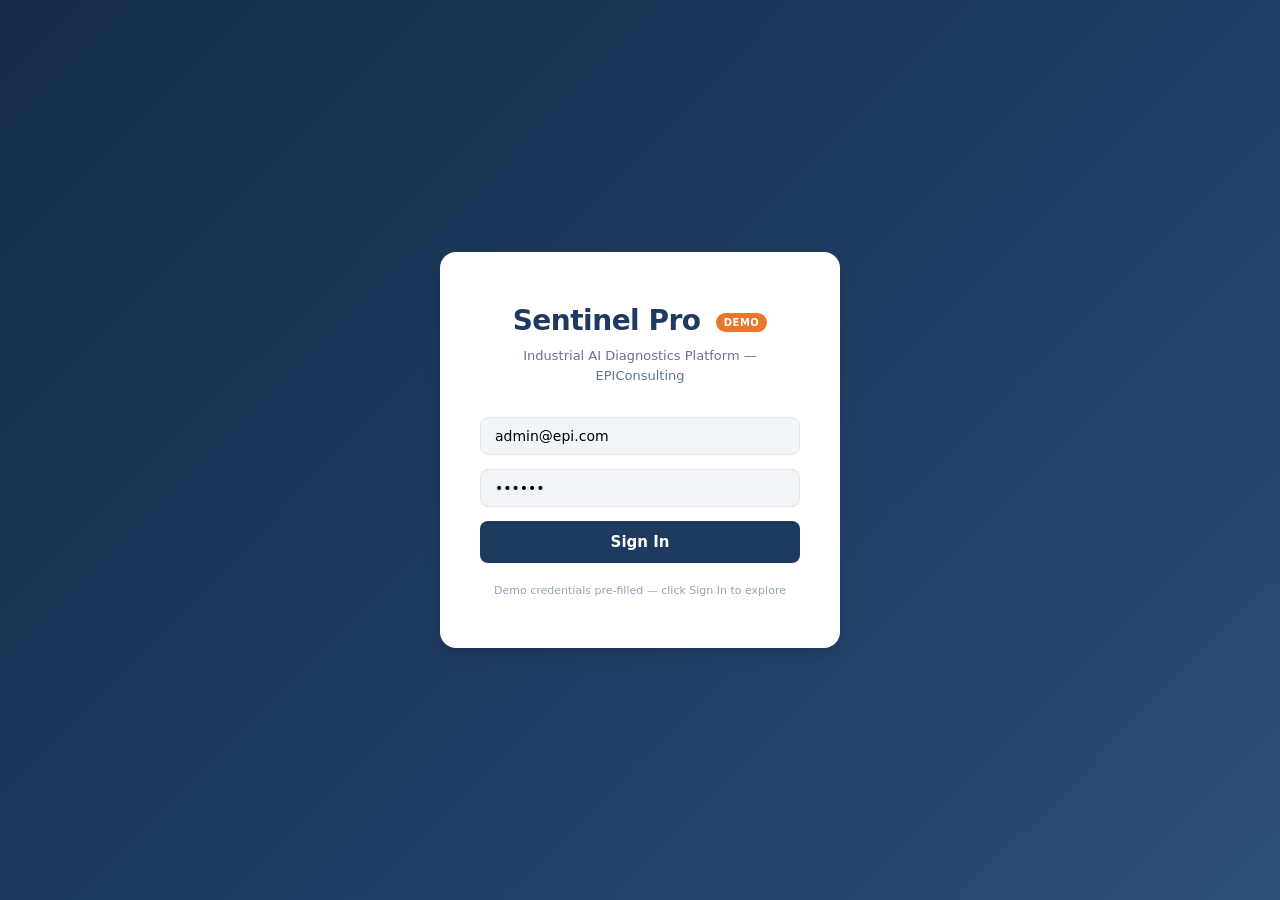
<file: index.html>
<!DOCTYPE html>
<html lang="en">
<head>
<meta charset="UTF-8">
<meta name="viewport" content="width=device-width, initial-scale=1.0">
<title>Sentinel Pro — Industrial AI Diagnostics Platform</title>
<meta name="description" content="AI-powered industrial machine diagnostics platform by EPIConsulting. Multi-vendor LLM integration, semantic memory, OPC bridge, and professional document generation.">
<style>
*{margin:0;padding:0;box-sizing:border-box}
:root{
  --navy:#1e3a5f;--navy-light:#2a4f7a;--navy-dark:#152d4a;
  --steel:#4a90b8;--steel-light:#62b4d5;
  --accent:#e8762b;--accent-light:#f2a45b;
  --bg:#f1f5f9;--card:#ffffff;--border:#e2e8f0;
  --text:#1e293b;--text-sec:#64748b;--text-light:#94a3b8;
  --green:#22c55e;--yellow:#eab308;--red:#ef4444;--cyan:#06b6d4;
  --sidebar-w:240px;--topbar-h:56px;
  --shadow:0 1px 3px rgba(0,0,0,.1),0 1px 2px rgba(0,0,0,.06);
  --shadow-lg:0 10px 15px -3px rgba(0,0,0,.1),0 4px 6px -4px rgba(0,0,0,.1);
}
body{font-family:'Inter','Segoe UI',system-ui,-apple-system,sans-serif;background:var(--bg);color:var(--text);font-size:14px;line-height:1.5;overflow:hidden;height:100vh}
a{color:var(--steel);text-decoration:none}
button{cursor:pointer;font-family:inherit;border:none;background:none;font-size:inherit}
input,select,textarea{font-family:inherit;font-size:inherit}
code,.mono{font-family:'JetBrains Mono','Fira Code','Consolas',monospace}

/* LOGIN */
#login-overlay{position:fixed;inset:0;z-index:9999;display:flex;align-items:center;justify-content:center;background:linear-gradient(135deg,var(--navy-dark) 0%,var(--navy) 50%,var(--navy-light) 100%);transition:opacity .5s,visibility .5s}
#login-overlay.hidden{opacity:0;visibility:hidden;pointer-events:none}
.login-box{background:var(--card);border-radius:16px;padding:48px 40px;width:400px;max-width:90vw;box-shadow:var(--shadow-lg);text-align:center}
.login-logo{font-size:28px;font-weight:800;color:var(--navy);margin-bottom:4px;letter-spacing:-.5px}
.login-sub{color:var(--text-sec);font-size:13px;margin-bottom:32px}
.login-field{display:block;width:100%;padding:10px 14px;border:1px solid var(--border);border-radius:8px;margin-bottom:14px;background:var(--bg);outline:none;transition:border .2s}
.login-field:focus{border-color:var(--steel)}
.login-btn{display:block;width:100%;padding:12px;background:var(--navy);color:#fff;border-radius:8px;font-weight:600;font-size:15px;transition:background .2s}
.login-btn:hover{background:var(--navy-light)}
.login-hint{margin-top:20px;font-size:11px;color:var(--text-light)}
.login-badge{display:inline-block;background:var(--accent);color:#fff;font-size:10px;font-weight:700;padding:2px 8px;border-radius:99px;margin-left:6px;vertical-align:middle;letter-spacing:.5px}

/* LAYOUT */
#app{display:flex;height:100vh;opacity:0;transition:opacity .4s}
#app.visible{opacity:1}
#sidebar{width:var(--sidebar-w);background:var(--navy);color:#fff;display:flex;flex-direction:column;flex-shrink:0;overflow-y:auto;z-index:100}
.sb-brand{padding:20px 18px 16px;border-bottom:1px solid rgba(255,255,255,.1)}
.sb-brand-name{font-size:20px;font-weight:800;letter-spacing:-.3px}
.sb-brand-tag{font-size:10px;color:rgba(255,255,255,.5);letter-spacing:1px;text-transform:uppercase;margin-top:2px}
.sb-machine-sel{margin:12px 14px;padding:8px 10px;background:rgba(255,255,255,.08);border:1px solid rgba(255,255,255,.15);border-radius:8px;color:#fff;font-size:12px;width:calc(100% - 28px);outline:none}
.sb-machine-sel option{color:var(--text);background:var(--card)}
.sb-nav{flex:1;padding:8px 10px}
.sb-section{font-size:10px;color:rgba(255,255,255,.35);letter-spacing:1.2px;text-transform:uppercase;padding:14px 8px 6px;font-weight:600}
.sb-item{display:flex;align-items:center;gap:10px;padding:9px 12px;border-radius:8px;color:rgba(255,255,255,.7);font-size:13px;font-weight:500;cursor:pointer;transition:all .15s;position:relative}
.sb-item:hover{background:rgba(255,255,255,.08);color:#fff}
.sb-item.active{background:rgba(255,255,255,.15);color:#fff}
.sb-item.active::before{content:'';position:absolute;left:0;top:50%;transform:translateY(-50%);width:3px;height:20px;background:var(--accent);border-radius:0 3px 3px 0}
.sb-icon{width:18px;height:18px;opacity:.7;flex-shrink:0}
.sb-item.active .sb-icon{opacity:1}
.sb-badge{margin-left:auto;background:var(--accent);color:#fff;font-size:10px;font-weight:700;padding:1px 7px;border-radius:99px}
.sb-footer{padding:16px 18px;border-top:1px solid rgba(255,255,255,.1);font-size:11px;color:rgba(255,255,255,.35)}
.sb-footer span{color:rgba(255,255,255,.55)}

/* MAIN */
#main{flex:1;display:flex;flex-direction:column;overflow:hidden}
#topbar{height:var(--topbar-h);background:var(--card);border-bottom:1px solid var(--border);display:flex;align-items:center;padding:0 24px;gap:16px;flex-shrink:0}
.tb-title{font-size:18px;font-weight:700;color:var(--navy)}
.tb-spacer{flex:1}
.tb-machine{font-size:12px;color:var(--text-sec);background:var(--bg);padding:6px 12px;border-radius:6px;display:flex;align-items:center;gap:6px}
.tb-dot{width:7px;height:7px;border-radius:50%;background:var(--green);display:inline-block}
.tb-user{display:flex;align-items:center;gap:8px}
.tb-avatar{width:32px;height:32px;border-radius:50%;background:var(--navy);color:#fff;display:flex;align-items:center;justify-content:center;font-size:12px;font-weight:700}
.tb-name{font-size:13px;font-weight:600}
.tb-role{font-size:10px;color:var(--text-light);text-transform:uppercase;letter-spacing:.5px}
#content{flex:1;overflow-y:auto;padding:24px}

/* SCREENS */
.screen{display:none}
.screen.active{display:block}

/* CARDS & COMPONENTS */
.card{background:var(--card);border:1px solid var(--border);border-radius:12px;padding:20px;box-shadow:var(--shadow)}
.card-sm{padding:16px}
.stats-grid{display:grid;grid-template-columns:repeat(4,1fr);gap:16px;margin-bottom:24px}
.stat-card{background:var(--card);border:1px solid var(--border);border-radius:12px;padding:16px 20px;box-shadow:var(--shadow)}
.stat-val{font-size:28px;font-weight:800;color:var(--navy)}
.stat-label{font-size:12px;color:var(--text-sec);margin-top:2px}
.stat-icon{float:right;width:40px;height:40px;border-radius:10px;display:flex;align-items:center;justify-content:center;font-size:18px}
.stat-icon.navy{background:rgba(30,58,95,.1);color:var(--navy)}
.stat-icon.steel{background:rgba(74,144,184,.1);color:var(--steel)}
.stat-icon.accent{background:rgba(232,118,43,.1);color:var(--accent)}
.stat-icon.green{background:rgba(34,197,94,.1);color:var(--green)}

.section-title{font-size:16px;font-weight:700;color:var(--navy);margin-bottom:16px;display:flex;align-items:center;gap:8px}
.section-title .count{font-size:12px;color:var(--text-light);font-weight:500}

/* MACHINE GRID */
.machine-grid{display:grid;grid-template-columns:repeat(auto-fill,minmax(220px,1fr));gap:16px}
.m-card{background:var(--card);border:1px solid var(--border);border-radius:12px;padding:18px;box-shadow:var(--shadow);cursor:pointer;transition:all .2s}
.m-card:hover{border-color:var(--steel);box-shadow:var(--shadow-lg);transform:translateY(-2px)}
.m-header{display:flex;align-items:center;gap:10px;margin-bottom:12px}
.m-icon{width:36px;height:36px;border-radius:8px;background:linear-gradient(135deg,var(--navy),var(--navy-light));color:#fff;display:flex;align-items:center;justify-content:center;font-size:14px;font-weight:800}
.m-name{font-weight:700;font-size:14px}
.m-type{font-size:11px;color:var(--text-sec)}
.m-status{display:flex;align-items:center;gap:5px;font-size:11px;margin-bottom:10px}
.m-status-dot{width:6px;height:6px;border-radius:50%;animation:pulse 2s infinite}
@keyframes pulse{0%,100%{opacity:1}50%{opacity:.4}}
.m-stats{display:grid;grid-template-columns:1fr 1fr;gap:8px;font-size:11px;color:var(--text-sec)}
.m-stat-val{font-weight:700;color:var(--text);font-size:13px}
.m-progress{height:4px;background:var(--bg);border-radius:2px;overflow:hidden;margin-top:4px}
.m-progress-bar{height:100%;border-radius:2px;transition:width 1s ease}

/* ACTIVITY FEED */
.activity-wrap{display:grid;grid-template-columns:2fr 1fr;gap:20px}
.feed-item{display:flex;gap:12px;padding:12px 0;border-bottom:1px solid var(--border)}
.feed-item:last-child{border-bottom:none}
.feed-dot{width:8px;height:8px;border-radius:50%;margin-top:5px;flex-shrink:0}
.feed-text{font-size:13px}.feed-time{font-size:11px;color:var(--text-light);margin-top:2px}
.sys-item{display:flex;align-items:center;gap:10px;padding:10px 0;border-bottom:1px solid var(--border);font-size:13px}
.sys-item:last-child{border-bottom:none}
.sys-dot{width:8px;height:8px;border-radius:50%;flex-shrink:0}

/* DOCUMENTS TABLE */
.doc-filters{display:flex;gap:10px;margin-bottom:16px;flex-wrap:wrap;align-items:center}
.doc-search{padding:8px 12px;border:1px solid var(--border);border-radius:8px;background:var(--bg);width:260px;outline:none}
.doc-search:focus{border-color:var(--steel)}
.filter-chip{padding:5px 12px;border:1px solid var(--border);border-radius:99px;font-size:12px;color:var(--text-sec);cursor:pointer;transition:all .15s;background:var(--card)}
.filter-chip:hover,.filter-chip.active{background:var(--navy);color:#fff;border-color:var(--navy)}
.doc-table{width:100%;border-collapse:separate;border-spacing:0}
.doc-table th{text-align:left;padding:10px 14px;font-size:11px;text-transform:uppercase;letter-spacing:.5px;color:var(--text-light);border-bottom:2px solid var(--border);font-weight:600}
.doc-table td{padding:10px 14px;border-bottom:1px solid var(--border);font-size:13px}
.doc-table tr:hover td{background:rgba(74,144,184,.03)}
.doc-type{display:inline-block;padding:2px 8px;border-radius:4px;font-size:10px;font-weight:600;letter-spacing:.3px}
.doc-type.plc{background:#dbeafe;color:#1d4ed8}.doc-type.manual{background:#fef3c7;color:#92400e}
.doc-type.schematic{background:#d1fae5;color:#065f46}.doc-type.drive{background:#ede9fe;color:#5b21b6}
.doc-type.hmi{background:#fce7f3;color:#9d174d}.doc-type.tag{background:#e0e7ff;color:#3730a3}
.idx-badge{padding:2px 8px;border-radius:99px;font-size:10px;font-weight:600}
.idx-badge.yes{background:#dcfce7;color:#166534}.idx-badge.no{background:#fee2e2;color:#991b1b}

/* DIAGNOSTICS */
.diag-layout{display:grid;grid-template-columns:1fr 380px;gap:0;height:calc(100vh - var(--topbar-h) - 48px);margin:-24px}
.chat-panel{display:flex;flex-direction:column;border-right:1px solid var(--border)}
.chat-header{padding:14px 20px;border-bottom:1px solid var(--border);background:var(--card);display:flex;align-items:center;gap:12px}
.chat-header select{padding:6px 10px;border:1px solid var(--border);border-radius:6px;font-size:12px;background:var(--bg)}
.chat-messages{flex:1;overflow-y:auto;padding:20px;display:flex;flex-direction:column;gap:16px;background:var(--bg)}
.msg{max-width:85%;display:flex;flex-direction:column;gap:4px}
.msg.user{align-self:flex-end}.msg.ai{align-self:flex-start}
.msg-bubble{padding:12px 16px;border-radius:12px;font-size:13px;line-height:1.6}
.msg.user .msg-bubble{background:var(--navy);color:#fff;border-bottom-right-radius:4px}
.msg.ai .msg-bubble{background:var(--card);border:1px solid var(--border);border-bottom-left-radius:4px;box-shadow:var(--shadow)}
.msg-meta{font-size:10px;color:var(--text-light);display:flex;gap:8px;align-items:center}
.msg-source{font-size:11px;color:var(--steel);background:rgba(74,144,184,.08);padding:4px 10px;border-radius:6px;margin-top:4px;display:inline-block}
.chat-input{padding:16px 20px;background:var(--card);border-top:1px solid var(--border);display:flex;gap:10px;align-items:center}
.chat-input input{flex:1;padding:10px 14px;border:1px solid var(--border);border-radius:8px;outline:none;background:var(--bg)}
.chat-input input:focus{border-color:var(--steel)}
.chat-send{padding:10px 20px;background:var(--navy);color:#fff;border-radius:8px;font-weight:600;font-size:13px;transition:background .2s}
.chat-send:hover{background:var(--navy-light)}
.chat-typing{display:flex;gap:4px;padding:8px 16px}
.chat-typing span{width:6px;height:6px;border-radius:50%;background:var(--text-light);animation:typing 1.4s infinite}
.chat-typing span:nth-child(2){animation-delay:.2s}
.chat-typing span:nth-child(3){animation-delay:.4s}
@keyframes typing{0%,60%,100%{transform:translateY(0);opacity:.3}30%{transform:translateY(-6px);opacity:1}}

/* OPC PANEL */
.opc-panel{display:flex;flex-direction:column;background:var(--card)}
.opc-header{padding:14px 16px;border-bottom:1px solid var(--border);display:flex;align-items:center;gap:8px}
.opc-header-title{font-weight:700;font-size:14px;color:var(--navy)}
.opc-status{margin-left:auto;font-size:11px;display:flex;align-items:center;gap:5px}
.opc-content{flex:1;overflow-y:auto;padding:12px}
.opc-section{margin-bottom:16px}
.opc-section-title{font-size:11px;font-weight:600;color:var(--text-sec);text-transform:uppercase;letter-spacing:.5px;margin-bottom:8px}
.opc-tag{display:flex;justify-content:space-between;align-items:center;padding:8px 10px;border:1px solid var(--border);border-radius:6px;margin-bottom:6px;font-size:12px;background:var(--bg)}
.opc-tag-name{font-weight:600;color:var(--navy)}
.opc-tag-val{font-family:'JetBrains Mono',monospace;font-weight:700;font-size:13px}
.opc-tag-val.high{color:var(--red)}.opc-tag-val.warn{color:var(--yellow)}.opc-tag-val.ok{color:var(--green)}
.opc-chart{width:100%;height:100px;background:var(--bg);border:1px solid var(--border);border-radius:6px;margin-top:8px}

/* MEMORY DASHBOARD */
.mem-grid{display:grid;grid-template-columns:1fr 1fr;gap:16px}
.mem-overview{display:grid;grid-template-columns:repeat(3,1fr);gap:16px;margin-bottom:24px}
.mem-ring-wrap{text-align:center}
.mem-ring{width:100px;height:100px;margin:0 auto 8px}
.mem-ring-label{font-size:12px;color:var(--text-sec)}
.mem-ring-val{font-size:24px;font-weight:800;color:var(--navy)}
.mem-machine{border-left:3px solid var(--steel);padding-left:14px;margin-bottom:14px}
.mem-machine-name{font-weight:700;font-size:13px;margin-bottom:4px}
.mem-machine-stats{display:flex;gap:16px;font-size:11px;color:var(--text-sec)}
.health-item{display:flex;align-items:center;justify-content:space-between;padding:10px 0;border-bottom:1px solid var(--border);font-size:13px}
.health-item:last-child{border-bottom:none}
.health-badge{padding:3px 10px;border-radius:99px;font-size:11px;font-weight:600}
.health-badge.ok{background:#dcfce7;color:#166534}.health-badge.warn{background:#fef9c3;color:#854d0e}
.health-badge.err{background:#fee2e2;color:#991b1b}

/* SETTINGS */
.provider-grid{display:grid;grid-template-columns:1fr 1fr;gap:16px}
.prov-card{border-radius:12px;border:1px solid var(--border);padding:20px;background:var(--card);box-shadow:var(--shadow);position:relative}
.prov-card.default{border-color:var(--green);box-shadow:0 0 0 1px var(--green),var(--shadow)}
.prov-default{position:absolute;top:12px;right:12px;background:var(--green);color:#fff;font-size:9px;font-weight:700;padding:2px 8px;border-radius:99px;letter-spacing:.5px}
.prov-logo{width:40px;height:40px;border-radius:10px;display:flex;align-items:center;justify-content:center;font-size:20px;font-weight:800;margin-bottom:12px}
.prov-name{font-weight:700;font-size:15px;margin-bottom:2px}
.prov-desc{font-size:12px;color:var(--text-sec);margin-bottom:14px}
.prov-field{position:relative;margin-bottom:10px}
.prov-field label{font-size:11px;color:var(--text-sec);display:block;margin-bottom:4px;font-weight:500}
.prov-field input{width:100%;padding:8px 10px;border:1px solid var(--border);border-radius:6px;font-size:12px;background:var(--bg);font-family:'JetBrains Mono',monospace}
.prov-status{display:flex;align-items:center;gap:6px;font-size:12px;margin-top:8px}
.prov-actions{display:flex;gap:8px;margin-top:12px}
.btn{padding:7px 16px;border-radius:6px;font-size:12px;font-weight:600;transition:all .15s}
.btn-primary{background:var(--navy);color:#fff}.btn-primary:hover{background:var(--navy-light)}
.btn-secondary{background:var(--bg);color:var(--text);border:1px solid var(--border)}.btn-secondary:hover{background:var(--border)}
.btn-accent{background:var(--accent);color:#fff}.btn-accent:hover{background:var(--accent-light)}

/* REPORTS */
.rpt-types{display:grid;grid-template-columns:repeat(3,1fr);gap:14px;margin-bottom:24px}
.rpt-type{border:1px solid var(--border);border-radius:10px;padding:16px;background:var(--card);cursor:pointer;transition:all .2s;text-align:center}
.rpt-type:hover{border-color:var(--steel);box-shadow:var(--shadow)}
.rpt-type.selected{border-color:var(--navy);background:rgba(30,58,95,.03);box-shadow:0 0 0 1px var(--navy)}
.rpt-type-icon{font-size:28px;margin-bottom:8px}
.rpt-type-name{font-weight:700;font-size:13px;margin-bottom:2px}
.rpt-type-desc{font-size:11px;color:var(--text-sec)}

/* POPUP/MODAL */
#overlay{position:fixed;inset:0;background:rgba(0,0,0,.4);z-index:500;display:none;align-items:center;justify-content:center;backdrop-filter:blur(2px)}
#overlay.show{display:flex}
#popup{background:var(--card);border-radius:16px;padding:28px;width:480px;max-width:90vw;max-height:80vh;overflow-y:auto;box-shadow:var(--shadow-lg)}
.popup-title{font-size:18px;font-weight:700;color:var(--navy);margin-bottom:16px;display:flex;align-items:center;gap:10px}
.popup-close{margin-left:auto;width:28px;height:28px;border-radius:6px;display:flex;align-items:center;justify-content:center;font-size:16px;cursor:pointer;color:var(--text-sec)}
.popup-close:hover{background:var(--bg)}

/* UTILITY */
.flex{display:flex}.items-center{align-items:center}.gap-2{gap:8px}.gap-3{gap:12px}.gap-4{gap:16px}
.justify-between{justify-content:space-between}.flex-1{flex:1}
.text-sm{font-size:13px}.text-xs{font-size:11px}.text-sec{color:var(--text-sec)}.text-light{color:var(--text-light)}
.font-bold{font-weight:700}.font-semi{font-weight:600}
.mb-2{margin-bottom:8px}.mb-4{margin-bottom:16px}.mb-6{margin-bottom:24px}
.mt-2{margin-top:8px}.mt-4{margin-top:16px}
.w-full{width:100%}
.tag{display:inline-block;padding:2px 8px;border-radius:4px;font-size:10px;font-weight:600}
.demo-banner{background:linear-gradient(90deg,var(--accent),#d35400);color:#fff;text-align:center;padding:6px;font-size:11px;font-weight:600;letter-spacing:.5px}

/* Scrollbar */
::-webkit-scrollbar{width:6px}::-webkit-scrollbar-track{background:transparent}::-webkit-scrollbar-thumb{background:var(--border);border-radius:3px}::-webkit-scrollbar-thumb:hover{background:var(--text-light)}

/* SVG icons fill */
.sb-icon svg{width:18px;height:18px;fill:currentColor}
</style>
</head>
<body>

<!-- ==================== LOGIN ==================== -->
<div id="login-overlay">
  <div class="login-box">
    <div class="login-logo">Sentinel Pro <span class="login-badge">DEMO</span></div>
    <div class="login-sub">Industrial AI Diagnostics Platform — EPIConsulting</div>
    <input class="login-field" type="email" id="login-email" value="admin@epi.com" placeholder="Email">
    <input class="login-field" type="password" id="login-pass" value="••••••" placeholder="Password">
    <button class="login-btn" onclick="doLogin()">Sign In</button>
    <div class="login-hint">Demo credentials pre-filled — click Sign In to explore</div>
  </div>
</div>

<!-- ==================== APP SHELL ==================== -->
<div id="app">
  <div class="demo-banner">INTERACTIVE DEMO — Simulated data for demonstration purposes</div>

  <div style="display:flex;flex:1;overflow:hidden">
  <!-- SIDEBAR -->
  <nav id="sidebar">
    <div class="sb-brand">
      <div class="sb-brand-name">Sentinel Pro</div>
      <div class="sb-brand-tag">EPIConsulting NC</div>
    </div>
    <select class="sb-machine-sel" id="machine-sel" onchange="selectMachine(this.value)">
      <option value="all">All Machines</option>
      <option value="xp1">Cross Ply XP1</option>
      <option value="xp2">Cross Ply XP2</option>
      <option value="xp3">Cross Ply XP3</option>
      <option value="xp4">Cross Ply XP4</option>
      <option value="xp5">Cross Ply XP5</option>
    </select>
    <div class="sb-nav">
      <div class="sb-section">Main</div>
      <div class="sb-item active" onclick="nav('dashboard')" id="nav-dashboard">
        <div class="sb-icon"><svg viewBox="0 0 24 24"><path d="M3 13h8V3H3v10zm0 8h8v-6H3v6zm10 0h8V11h-8v10zm0-18v6h8V3h-8z"/></svg></div>
        Dashboard
      </div>
      <div class="sb-item" onclick="nav('machines')" id="nav-machines">
        <div class="sb-icon"><svg viewBox="0 0 24 24"><path d="M20 18c1.1 0 1.99-.9 1.99-2L22 6c0-1.1-.9-2-2-2H4c-1.1 0-2 .9-2 2v10c0 1.1.9 2 2 2H0v2h24v-2h-4zM4 6h16v10H4V6z"/></svg></div>
        Machines
      </div>
      <div class="sb-item" onclick="nav('documents')" id="nav-documents">
        <div class="sb-icon"><svg viewBox="0 0 24 24"><path d="M14 2H6c-1.1 0-2 .9-2 2v16c0 1.1.9 2 2 2h12c1.1 0 2-.9 2-2V8l-6-6zm4 18H6V4h7v5h5v11z"/></svg></div>
        Documents
      </div>
      <div class="sb-item" onclick="nav('diagnostics')" id="nav-diagnostics">
        <div class="sb-icon"><svg viewBox="0 0 24 24"><path d="M20 2H4c-1.1 0-2 .9-2 2v18l4-4h14c1.1 0 2-.9 2-2V4c0-1.1-.9-2-2-2zm0 14H6l-2 2V4h16v12z"/></svg></div>
        Diagnostics
        <span class="sb-badge">AI</span>
      </div>

      <div class="sb-section">Intelligence</div>
      <div class="sb-item" onclick="nav('memory')" id="nav-memory">
        <div class="sb-icon"><svg viewBox="0 0 24 24"><path d="M12 2C6.48 2 2 6.48 2 12s4.48 10 10 10 10-4.48 10-10S17.52 2 12 2zm-2 15l-5-5 1.41-1.41L10 14.17l7.59-7.59L19 8l-9 9z"/></svg></div>
        Memory
      </div>
      <div class="sb-item" onclick="nav('reports')" id="nav-reports">
        <div class="sb-icon"><svg viewBox="0 0 24 24"><path d="M19 3H5c-1.1 0-2 .9-2 2v14c0 1.1.9 2 2 2h14c1.1 0 2-.9 2-2V5c0-1.1-.9-2-2-2zm-5 14H7v-2h7v2zm3-4H7v-2h10v2zm0-4H7V7h10v2z"/></svg></div>
        Reports
      </div>

      <div class="sb-section">Admin</div>
      <div class="sb-item" onclick="nav('settings')" id="nav-settings">
        <div class="sb-icon"><svg viewBox="0 0 24 24"><path d="M19.14 12.94c.04-.3.06-.61.06-.94 0-.32-.02-.64-.07-.94l2.03-1.58a.49.49 0 00.12-.61l-1.92-3.32a.49.49 0 00-.59-.22l-2.39.96c-.5-.38-1.03-.7-1.62-.94l-.36-2.54a.484.484 0 00-.48-.41h-3.84c-.24 0-.43.17-.47.41l-.36 2.54c-.59.24-1.13.57-1.62.94l-2.39-.96c-.22-.08-.47 0-.59.22L2.74 8.87c-.12.21-.08.47.12.61l2.03 1.58c-.05.3-.07.62-.07.94s.02.64.07.94l-2.03 1.58a.49.49 0 00-.12.61l1.92 3.32c.12.22.37.29.59.22l2.39-.96c.5.38 1.03.7 1.62.94l.36 2.54c.05.24.24.41.48.41h3.84c.24 0 .44-.17.47-.41l.36-2.54c.59-.24 1.13-.56 1.62-.94l2.39.96c.22.08.47 0 .59-.22l1.92-3.32c.12-.22.07-.47-.12-.61l-2.01-1.58zM12 15.6c-1.98 0-3.6-1.62-3.6-3.6s1.62-3.6 3.6-3.6 3.6 1.62 3.6 3.6-1.62 3.6-3.6 3.6z"/></svg></div>
        Settings
      </div>
    </div>
    <div class="sb-footer">
      <span>v0.1.0</span> · EPIConsulting LLC
    </div>
  </nav>

  <!-- MAIN AREA -->
  <div id="main">
    <div id="topbar">
      <div class="tb-title" id="page-title">Dashboard</div>
      <div class="tb-spacer"></div>
      <div class="tb-machine"><span class="tb-dot"></span> <span id="tb-machine-label">All Machines</span></div>
      <div class="tb-user">
        <div class="tb-avatar">PA</div>
        <div><div class="tb-name">Plant Admin</div><div class="tb-role">Administrator</div></div>
      </div>
    </div>
    <div id="content">

<!-- ==================== DASHBOARD ==================== -->
<div class="screen active" id="screen-dashboard">
  <div class="stats-grid">
    <div class="stat-card"><div class="stat-icon navy">&#9881;</div><div class="stat-val" id="s-machines">5</div><div class="stat-label">Active Machines</div></div>
    <div class="stat-card"><div class="stat-icon steel">&#128196;</div><div class="stat-val" id="s-docs">1,247</div><div class="stat-label">Documents Indexed</div></div>
    <div class="stat-card"><div class="stat-icon accent">&#128172;</div><div class="stat-val" id="s-sessions">89</div><div class="stat-label">Diagnostic Sessions</div></div>
    <div class="stat-card"><div class="stat-icon green">&#9989;</div><div class="stat-val" id="s-health">94%</div><div class="stat-label">Memory Health</div></div>
  </div>

  <div class="section-title">Machine Fleet <span class="count">(5 machines)</span></div>
  <div class="machine-grid mb-6" id="machine-fleet"></div>

  <div class="activity-wrap">
    <div class="card">
      <div class="section-title">Recent Activity</div>
      <div id="activity-feed"></div>
    </div>
    <div class="card">
      <div class="section-title">System Status</div>
      <div id="system-status"></div>
    </div>
  </div>
</div>

<!-- ==================== MACHINES ==================== -->
<div class="screen" id="screen-machines">
  <div class="flex items-center justify-between mb-4">
    <div class="section-title" style="margin:0">Machine Management</div>
    <button class="btn btn-primary" onclick="showPopup('add-machine')">+ Add Machine</button>
  </div>
  <div class="doc-filters mb-4">
    <input class="doc-search" placeholder="Search machines..." oninput="filterMachines(this.value)">
    <div class="filter-chip active" onclick="filterMachineStatus(this,'all')">All</div>
    <div class="filter-chip" onclick="filterMachineStatus(this,'online')">Online</div>
    <div class="filter-chip" onclick="filterMachineStatus(this,'warning')">Warning</div>
    <div class="filter-chip" onclick="filterMachineStatus(this,'maintenance')">Maintenance</div>
  </div>
  <div class="machine-grid" id="machines-full-grid"></div>
</div>

<!-- ==================== DOCUMENTS ==================== -->
<div class="screen" id="screen-documents">
  <div class="flex items-center justify-between mb-4">
    <div class="section-title" style="margin:0">Document Repository <span class="count" id="doc-count">(1,247 files)</span></div>
    <div class="flex gap-2">
      <button class="btn btn-secondary" onclick="showPopup('upload')">&#8593; Upload</button>
      <button class="btn btn-primary">+ New Text Doc</button>
    </div>
  </div>
  <div class="doc-filters">
    <input class="doc-search" placeholder="Search documents..." id="doc-search-input">
    <div class="filter-chip active" data-cat="all">All</div>
    <div class="filter-chip" data-cat="plc">PLC Code</div>
    <div class="filter-chip" data-cat="manual">Manuals</div>
    <div class="filter-chip" data-cat="schematic">Schematics</div>
    <div class="filter-chip" data-cat="drive">Drives</div>
    <div class="filter-chip" data-cat="hmi">HMI</div>
    <div class="filter-chip" data-cat="tag">Tags</div>
  </div>
  <div class="card" style="padding:0;overflow:hidden">
    <table class="doc-table" id="doc-table">
      <thead><tr><th>Name</th><th>Machine</th><th>Type</th><th>Size</th><th>Indexed</th><th>Modified</th></tr></thead>
      <tbody id="doc-tbody"></tbody>
    </table>
  </div>
</div>

<!-- ==================== DIAGNOSTICS ==================== -->
<div class="screen" id="screen-diagnostics">
  <div class="diag-layout">
    <!-- Chat Panel -->
    <div class="chat-panel">
      <div class="chat-header">
        <select id="diag-machine" style="min-width:140px">
          <option>Cross Ply XP1</option><option>Cross Ply XP2</option><option>Cross Ply XP3</option>
          <option>Cross Ply XP4</option><option selected>Cross Ply XP5</option>
        </select>
        <select id="diag-provider">
          <option>Anthropic Claude</option><option>OpenAI GPT-4</option><option>xAI Grok</option><option>Google Gemini</option>
        </select>
        <div class="tb-spacer"></div>
        <span class="text-xs text-sec">Session #47</span>
      </div>
      <div class="chat-messages" id="chat-messages"></div>
      <div class="chat-input">
        <input type="text" id="chat-input" placeholder="Ask about machine diagnostics..." onkeydown="if(event.key==='Enter')sendChat()">
        <button class="chat-send" onclick="sendChat()">Send</button>
      </div>
    </div>
    <!-- OPC Panel -->
    <div class="opc-panel">
      <div class="opc-header">
        <div class="opc-header-title">OPC Bridge Monitor</div>
        <div class="opc-status"><span class="tb-dot" style="background:var(--green)"></span> <span style="color:var(--green);font-weight:600">CONNECTED</span></div>
      </div>
      <div class="opc-content" id="opc-content"></div>
    </div>
  </div>
</div>

<!-- ==================== MEMORY ==================== -->
<div class="screen" id="screen-memory">
  <div class="flex items-center justify-between mb-4">
    <div class="section-title" style="margin:0">Memory Dashboard</div>
    <div class="flex gap-2">
      <button class="btn btn-secondary" onclick="showPopup('search')">&#128269; Semantic Search</button>
      <button class="btn btn-primary">&#8635; Reindex All</button>
    </div>
  </div>

  <div class="mem-overview">
    <div class="card card-sm mem-ring-wrap">
      <canvas id="ring-health" width="100" height="100" class="mem-ring"></canvas>
      <div class="mem-ring-val">94%</div>
      <div class="mem-ring-label">System Health</div>
    </div>
    <div class="card card-sm mem-ring-wrap">
      <canvas id="ring-coverage" width="100" height="100" class="mem-ring"></canvas>
      <div class="mem-ring-val">87%</div>
      <div class="mem-ring-label">Data Coverage</div>
    </div>
    <div class="card card-sm mem-ring-wrap">
      <canvas id="ring-indexed" width="100" height="100" class="mem-ring"></canvas>
      <div class="mem-ring-val">42.6K</div>
      <div class="mem-ring-label">Total Chunks</div>
    </div>
  </div>

  <div class="mem-grid">
    <div class="card">
      <div class="section-title">Machine Memory</div>
      <div id="mem-machines"></div>
    </div>
    <div>
      <div class="card mb-4">
        <div class="section-title">Content Distribution</div>
        <canvas id="content-chart" width="340" height="180" style="width:100%"></canvas>
      </div>
      <div class="card">
        <div class="section-title">Health Monitor</div>
        <div id="health-items"></div>
      </div>
    </div>
  </div>
</div>

<!-- ==================== REPORTS ==================== -->
<div class="screen" id="screen-reports">
  <div class="section-title mb-4">Report Generator <span class="count">(13 report types · 5 export formats)</span></div>
  <div class="rpt-types" id="rpt-types"></div>
  <div class="card">
    <div class="section-title">Generated Reports</div>
    <table class="doc-table">
      <thead><tr><th>Report</th><th>Type</th><th>Machine</th><th>Format</th><th>Generated</th><th>Status</th></tr></thead>
      <tbody id="rpt-tbody"></tbody>
    </table>
  </div>
</div>

<!-- ==================== SETTINGS ==================== -->
<div class="screen" id="screen-settings">
  <div class="section-title mb-4">AI Provider Configuration</div>
  <div class="provider-grid" id="provider-grid"></div>
  <div class="card mt-4">
    <div class="section-title">AI Preferences</div>
    <div style="display:grid;grid-template-columns:1fr 1fr 1fr;gap:16px">
      <div>
        <label class="text-xs text-sec font-semi" style="display:block;margin-bottom:4px">Default Provider</label>
        <select style="width:100%;padding:8px;border:1px solid var(--border);border-radius:6px;background:var(--bg)">
          <option selected>Anthropic (Claude)</option><option>OpenAI (GPT-4)</option><option>xAI (Grok)</option><option>Google (Gemini)</option>
        </select>
      </div>
      <div>
        <label class="text-xs text-sec font-semi" style="display:block;margin-bottom:4px">Response Style</label>
        <select style="width:100%;padding:8px;border:1px solid var(--border);border-radius:6px;background:var(--bg)">
          <option selected>Technical — Detailed</option><option>Concise — Summary</option><option>Educational — Step by Step</option>
        </select>
      </div>
      <div>
        <label class="text-xs text-sec font-semi" style="display:block;margin-bottom:4px">Citation Depth</label>
        <select style="width:100%;padding:8px;border:1px solid var(--border);border-radius:6px;background:var(--bg)">
          <option>Minimal</option><option selected>Standard</option><option>Comprehensive</option>
        </select>
      </div>
    </div>
  </div>
</div>

    </div><!-- /content -->
  </div><!-- /main -->
  </div>
</div>

<!-- POPUP OVERLAY -->
<div id="overlay" onclick="closePopup()">
  <div id="popup" onclick="event.stopPropagation()"></div>
</div>

<!-- ==================== JAVASCRIPT ==================== -->
<script>
// ===== DATA =====
var machines = [
  {id:'xp1',name:'Cross Ply XP1',type:'Cross Ply Laminator',status:'online',docs:312,indexed:96,nodes:1840,location:'Building A'},
  {id:'xp2',name:'Cross Ply XP2',type:'Cross Ply Laminator',status:'online',docs:287,indexed:93,nodes:1650,location:'Building A'},
  {id:'xp3',name:'Cross Ply XP3',type:'Cross Ply Laminator',status:'warning',docs:198,indexed:78,nodes:1200,location:'Building B'},
  {id:'xp4',name:'Cross Ply XP4',type:'Cross Ply Laminator',status:'maintenance',docs:245,indexed:88,nodes:1420,location:'Building B'},
  {id:'xp5',name:'Cross Ply XP5',type:'Cross Ply Laminator',status:'online',docs:205,indexed:91,nodes:1490,location:'Building C'}
];
var statusColors = {online:'var(--green)',warning:'var(--yellow)',maintenance:'var(--cyan)',offline:'var(--red)'};

var documents = [
  {name:'XP1_MainRoutine.l5x',machine:'XP1',cat:'plc',size:'2.4 MB',indexed:true,date:'2026-03-28'},
  {name:'XP5_PlatenControl.l5x',machine:'XP5',cat:'plc',size:'1.8 MB',indexed:true,date:'2026-03-27'},
  {name:'BL4_Ladder_Main.ulpr',machine:'BL4',cat:'plc',size:'3.1 MB',indexed:true,date:'2026-03-25'},
  {name:'XP1_Operations_Manual.pdf',machine:'XP1',cat:'manual',size:'12.6 MB',indexed:true,date:'2026-03-22'},
  {name:'XP3_Maintenance_Guide.pdf',machine:'XP3',cat:'manual',size:'8.3 MB',indexed:true,date:'2026-03-20'},
  {name:'XP2_Drive_Parameters.ypj',machine:'XP2',cat:'drive',size:'156 KB',indexed:true,date:'2026-03-18'},
  {name:'XP5_Electrical_446EE1400.dwg',machine:'XP5',cat:'schematic',size:'4.7 MB',indexed:true,date:'2026-03-15'},
  {name:'XP1_Panel_Layout.pdf',machine:'XP1',cat:'schematic',size:'2.1 MB',indexed:true,date:'2026-03-14'},
  {name:'XP4_HMI_Project.mer',machine:'XP4',cat:'hmi',size:'18.2 MB',indexed:false,date:'2026-03-12'},
  {name:'XP3_IO_Tags.csv',machine:'XP3',cat:'tag',size:'245 KB',indexed:true,date:'2026-03-10'},
  {name:'XP5_Yaskawa_A1000.ypj',machine:'XP5',cat:'drive',size:'89 KB',indexed:true,date:'2026-03-08'},
  {name:'XP2_Safety_Schematic.svg',machine:'XP2',cat:'schematic',size:'1.3 MB',indexed:true,date:'2026-03-05'},
  {name:'BL3_HMI_Screens.ulpr',machine:'BL3',cat:'plc',size:'2.7 MB',indexed:true,date:'2026-03-03'},
  {name:'XP1_Alarm_Config.csv',machine:'XP1',cat:'tag',size:'67 KB',indexed:true,date:'2026-02-28'},
  {name:'XP4_ControlLogix_Main.l5x',machine:'XP4',cat:'plc',size:'3.5 MB',indexed:true,date:'2026-02-25'},
];

var activities = [
  {text:'Diagnostic session completed on <b>XP5</b> — Platen heater fault analysis',time:'2 min ago',color:'var(--steel)'},
  {text:'3 documents re-indexed for <b>XP1</b>',time:'15 min ago',color:'var(--green)'},
  {text:'OPC Bridge agent connected from <b>Win11-Floor1</b>',time:'32 min ago',color:'var(--cyan)'},
  {text:'Warning: <b>XP3</b> drive parameter drift detected',time:'1 hr ago',color:'var(--yellow)'},
  {text:'New L5X uploaded: <b>XP4_ControlLogix_v2.l5x</b>',time:'2 hr ago',color:'var(--navy)'},
  {text:'Memory reindex completed — 42,579 chunks processed',time:'4 hr ago',color:'var(--green)'},
  {text:'User <b>tech@epi.com</b> started diagnostic session on <b>XP2</b>',time:'5 hr ago',color:'var(--steel)'},
];

var sysStatus = [
  {name:'Backend API',status:'ok'},{name:'ChromaDB Vector Store',status:'ok'},
  {name:'Health Daemon',status:'ok'},{name:'OPC Bridge',status:'ok'},
  {name:'LLM Service (Anthropic)',status:'ok'},{name:'Document Indexer',status:'ok'},
  {name:'XP3 Drive Comms',status:'warn'},{name:'Backup Service',status:'ok'}
];

var chatHistory = [
  {role:'user',text:'What are the common fault codes for the XP5 platen heating system?'},
  {role:'ai',text:'Based on the XP5 documentation and L5X program analysis, here are the common platen heater fault codes:\n\n<b>F-101: Zone Over-Temperature</b>\nTriggered when any platen zone exceeds 425°F setpoint by >15°F. Check thermocouple wiring at TB-3 terminals 1-12.\n\n<b>F-102: Heater Open Circuit</b>\nSSR output active but no current detected on CT-1 through CT-6. Verify heater element resistance (expected 18-22Ω per zone).\n\n<b>F-103: Communication Loss</b>\nControlLogix cannot reach platen controller via EtherNet/IP. Check cable at Port 2 of 1756-EN2T module in Slot 1.\n\n<b>F-104: Zone Imbalance</b>\nTemperature differential >20°F between adjacent zones. Usually indicates a failed heater element or loose TC connection.',sources:['XP5_PlatenControl.l5x','XP5_Operations_Manual.pdf','XP5_Electrical_446EE1400.dwg']},
  {role:'user',text:'Show me the PLC logic for F-102 detection'},
  {role:'ai',text:'From the L5X program analysis of <b>XP5_PlatenControl.l5x</b>, the F-102 fault detection is in <code>MainRoutine</code> Rung 47:\n\n<pre style="background:#f8fafc;padding:10px;border-radius:6px;font-size:12px;margin:8px 0;overflow-x:auto">Rung 47: Heater Open Circuit Detection\n├─ XIC SSR_Zone[1]_Out ──┬── TON T_HeaterCheck ──\n│                        │   PRE: 2000 (2 sec)  \n│                        │                       \n├─ XIC T_HeaterCheck.DN ─┤── LES CT_Zone[1] 0.5 ─\n│                        │                       \n└── OTE F102_Fault ──────┘── MOV 102 FaultCode</pre>\n\nThe logic enables the SSR output, waits 2 seconds for current to stabilize, then checks if the current transformer reading is below 0.5A. If so, it latches F-102 and writes fault code 102 to the HMI display register.\n\nThe fault must be manually reset via the HMI "Fault Reset" button, which calls the <code>FaultReset</code> subroutine.',sources:['XP5_PlatenControl.l5x']},
];

var opcTags = [
  {name:'Zone1_Temp',val:387.2,unit:'°F',status:'ok'},
  {name:'Zone2_Temp',val:391.8,unit:'°F',status:'ok'},
  {name:'Zone3_Temp',val:412.4,unit:'°F',status:'warn'},
  {name:'Zone4_Temp',val:388.5,unit:'°F',status:'ok'},
  {name:'Platen_Pressure',val:42.3,unit:'PSI',status:'ok'},
  {name:'Line_Speed',val:18.7,unit:'ft/min',status:'ok'},
  {name:'Web_Tension',val:245,unit:'lbf',status:'ok'},
  {name:'Drive_Current',val:12.8,unit:'A',status:'ok'},
];

var providers = [
  {name:'Anthropic',model:'Claude Sonnet 4',logo:'A',color:'#d97706',configured:true,default:true,desc:'Advanced reasoning and analysis'},
  {name:'OpenAI',model:'GPT-4 Turbo',logo:'O',color:'#10a37f',configured:true,default:false,desc:'General purpose intelligence'},
  {name:'xAI',model:'Grok-2',logo:'X',color:'#000',configured:true,default:false,desc:'Real-time knowledge integration'},
  {name:'Google',model:'Gemini Pro',logo:'G',color:'#4285f4',configured:false,default:false,desc:'Multimodal capabilities'},
];

var reportTypes = [
  {icon:'&#128203;',name:'Diagnostic Summary',desc:'AI-generated diagnostic findings'},
  {icon:'&#128295;',name:'Maintenance Report',desc:'Scheduled maintenance checklist'},
  {icon:'&#128200;',name:'Trend Analysis',desc:'Parameter trends over time'},
  {icon:'&#9888;&#65039;',name:'Alarm Analysis',desc:'Alarm frequency and patterns'},
  {icon:'&#128268;',name:'Drive Parameters',desc:'VFD configuration comparison'},
  {icon:'&#128187;',name:'PLC Code Review',desc:'Logic analysis and optimization'},
  {icon:'&#128208;',name:'System Health',desc:'Platform health overview'},
  {icon:'&#127959;&#65039;',name:'Machine Profile',desc:'Complete machine documentation'},
  {icon:'&#128274;',name:'Safety Audit',desc:'Safety system compliance check'},
];

var reports = [
  {name:'XP5 Platen Diagnostic — March 2026',type:'Diagnostic Summary',machine:'XP5',format:'PDF',date:'2026-03-28',status:'Complete'},
  {name:'XP1 Quarterly Maintenance',type:'Maintenance Report',machine:'XP1',format:'DOCX',date:'2026-03-25',status:'Complete'},
  {name:'XP3 Drive Trend Q1 2026',type:'Trend Analysis',machine:'XP3',format:'PDF',date:'2026-03-20',status:'Complete'},
  {name:'All Machines — Alarm Summary',type:'Alarm Analysis',machine:'All',format:'XLSX',date:'2026-03-15',status:'Complete'},
  {name:'BL4 PLC Code Review',type:'PLC Code Review',machine:'BL4',format:'PDF',date:'2026-03-10',status:'In Progress'},
];

var memMachines = [
  {name:'Cross Ply XP1',vectors:8420,indexed:312,coverage:96,health:'ok'},
  {name:'Cross Ply XP2',vectors:7650,indexed:287,coverage:93,health:'ok'},
  {name:'Cross Ply XP3',vectors:5200,indexed:198,coverage:78,health:'warn'},
  {name:'Cross Ply XP4',vectors:6820,indexed:245,coverage:88,health:'ok'},
  {name:'Cross Ply XP5',vectors:7490,indexed:205,coverage:91,health:'ok'},
  {name:'BL3 Printer',vectors:2100,indexed:48,coverage:65,health:'warn'},
  {name:'BL4 Printer',vectors:4899,indexed:102,coverage:82,health:'ok'},
];

var healthChecks = [
  {name:'ChromaDB',status:'ok'},{name:'Embedding Model',status:'ok'},{name:'Health Daemon',status:'ok'},
  {name:'Index Queue',status:'ok'},{name:'Backup Service',status:'ok'},{name:'XP3 Coverage',status:'warn'},
];

// ===== INIT =====
function init() {
  renderMachineFleet();
  renderMachinesPage();
  renderActivityFeed();
  renderSystemStatus();
  renderDocuments();
  renderChatHistory();
  renderOpcPanel();
  renderMemory();
  renderReports();
  renderProviders();
  startSimulation();
}

// ===== NAVIGATION =====
function nav(id) {
  document.querySelectorAll('.screen').forEach(function(s){s.classList.remove('active')});
  document.querySelectorAll('.sb-item').forEach(function(s){s.classList.remove('active')});
  document.getElementById('screen-'+id).classList.add('active');
  document.getElementById('nav-'+id).classList.add('active');
  var titles = {dashboard:'Dashboard',machines:'Machines',documents:'Documents',diagnostics:'AI Diagnostics',memory:'Memory Dashboard',reports:'Report Generator',settings:'Settings'};
  document.getElementById('page-title').textContent = titles[id] || id;
  document.getElementById('content').scrollTop = 0;
  if(id==='diagnostics'){
    document.getElementById('content').style.padding='0';
  } else {
    document.getElementById('content').style.padding='24px';
  }
}

function selectMachine(val) {
  var label = val === 'all' ? 'All Machines' : machines.find(function(m){return m.id===val}).name;
  document.getElementById('tb-machine-label').textContent = label;
}

// ===== LOGIN =====
function doLogin() {
  document.getElementById('login-overlay').classList.add('hidden');
  document.getElementById('app').classList.add('visible');
  init();
}

// ===== RENDER: DASHBOARD =====
function renderMachineFleet() {
  var html = '';
  machines.forEach(function(m) {
    var barColor = m.indexed > 90 ? 'var(--green)' : m.indexed > 70 ? 'var(--yellow)' : 'var(--red)';
    html += '<div class="m-card" onclick="showPopup(\'machine\',\''+m.id+'\')">'
      + '<div class="m-header"><div class="m-icon">'+m.name.split(' ')[2].charAt(0)+m.name.split(' ')[2].charAt(1)+'</div>'
      + '<div><div class="m-name">'+m.name+'</div><div class="m-type">'+m.type+'</div></div></div>'
      + '<div class="m-status"><span class="m-status-dot" style="background:'+statusColors[m.status]+'"></span> '+m.status.charAt(0).toUpperCase()+m.status.slice(1)+'</div>'
      + '<div class="m-stats"><div>Docs<br><span class="m-stat-val">'+m.docs+'</span></div>'
      + '<div>Indexed<br><span class="m-stat-val">'+m.indexed+'%</span></div>'
      + '<div>Memory<br><span class="m-stat-val">'+m.nodes.toLocaleString()+'</span></div>'
      + '<div>Location<br><span class="m-stat-val" style="font-size:11px">'+m.location+'</span></div></div>'
      + '<div class="m-progress"><div class="m-progress-bar" style="width:'+m.indexed+'%;background:'+barColor+'"></div></div>'
      + '</div>';
  });
  document.getElementById('machine-fleet').innerHTML = html;
}

function renderMachinesPage() {
  document.getElementById('machines-full-grid').innerHTML = document.getElementById('machine-fleet').innerHTML;
}

function renderActivityFeed() {
  var html = '';
  activities.forEach(function(a) {
    html += '<div class="feed-item"><div class="feed-dot" style="background:'+a.color+'"></div>'
      + '<div><div class="feed-text">'+a.text+'</div><div class="feed-time">'+a.time+'</div></div></div>';
  });
  document.getElementById('activity-feed').innerHTML = html;
}

function renderSystemStatus() {
  var html = '';
  sysStatus.forEach(function(s) {
    var c = s.status === 'ok' ? 'var(--green)' : s.status === 'warn' ? 'var(--yellow)' : 'var(--red)';
    html += '<div class="sys-item"><div class="sys-dot" style="background:'+c+'"></div><span>'+s.name+'</span>'
      + '<span style="margin-left:auto" class="text-xs font-semi" style="color:'+c+'">'+s.status.toUpperCase()+'</span></div>';
  });
  document.getElementById('system-status').innerHTML = html;
}

// ===== RENDER: DOCUMENTS =====
function renderDocuments() {
  var html = '';
  documents.forEach(function(d) {
    html += '<tr><td><span class="font-semi">'+d.name+'</span></td><td>'+d.machine+'</td>'
      + '<td><span class="doc-type '+d.cat+'">'+d.cat.toUpperCase()+'</span></td>'
      + '<td class="text-sec">'+d.size+'</td>'
      + '<td><span class="idx-badge '+(d.indexed?'yes':'no')+'">'+(d.indexed?'Indexed':'Pending')+'</span></td>'
      + '<td class="text-sec">'+d.date+'</td></tr>';
  });
  document.getElementById('doc-tbody').innerHTML = html;

  // Category filter clicks
  document.querySelectorAll('#screen-documents .filter-chip').forEach(function(chip) {
    chip.onclick = function() {
      document.querySelectorAll('#screen-documents .filter-chip').forEach(function(c){c.classList.remove('active')});
      chip.classList.add('active');
      var cat = chip.getAttribute('data-cat');
      var rows = document.querySelectorAll('#doc-tbody tr');
      rows.forEach(function(row) {
        if(cat === 'all') { row.style.display = ''; }
        else {
          var type = row.querySelector('.doc-type').textContent.toLowerCase();
          row.style.display = type === cat ? '' : 'none';
        }
      });
    };
  });
}

// ===== RENDER: DIAGNOSTICS =====
function renderChatHistory() {
  var html = '';
  chatHistory.forEach(function(m) {
    html += '<div class="msg '+m.role+'">';
    html += '<div class="msg-bubble">'+m.text+'</div>';
    if(m.sources) {
      m.sources.forEach(function(s) { html += '<span class="msg-source">&#128196; '+s+'</span> '; });
    }
    html += '<div class="msg-meta"><span>'+(m.role==='user'?'You':'Sentinel AI')+'</span><span>just now</span></div>';
    html += '</div>';
  });
  document.getElementById('chat-messages').innerHTML = html;
  var el = document.getElementById('chat-messages');
  el.scrollTop = el.scrollHeight;
}

function renderOpcPanel() {
  var html = '<div class="opc-section"><div class="opc-section-title">Agent: Win11-Floor1</div>'
    + '<div style="font-size:11px;color:var(--text-sec);margin-bottom:12px">Device: CompactLogix 1756-L83E · Uptime: 4d 7h · Buffer: 0</div></div>';
  html += '<div class="opc-section"><div class="opc-section-title">Live Tag Readings</div>';
  opcTags.forEach(function(t) {
    html += '<div class="opc-tag"><span class="opc-tag-name">'+t.name+'</span>'
      + '<span class="opc-tag-val '+t.status+'" id="opc-'+t.name+'">'+t.val.toFixed(1)+' '+t.unit+'</span></div>';
  });
  html += '</div>';
  html += '<div class="opc-section"><div class="opc-section-title">Trend — Zone3_Temp</div>'
    + '<canvas id="opc-trend" class="opc-chart" width="340" height="100"></canvas></div>';
  html += '<div class="opc-section"><div class="opc-section-title" style="margin-bottom:4px">Tag Suggestions</div>'
    + '<div style="font-size:11px;color:var(--text-sec);margin-bottom:8px">AI-recommended tags based on diagnostic context</div>'
    + '<div class="opc-tag" style="border-color:var(--accent);background:rgba(232,118,43,.04)"><span class="opc-tag-name" style="color:var(--accent)">SSR_Zone3_Status</span>'
    + '<button class="btn btn-accent" style="padding:3px 10px;font-size:10px" onclick="showPopup(\'tag-approved\')">Approve</button></div>'
    + '<div class="opc-tag" style="border-color:var(--accent);background:rgba(232,118,43,.04)"><span class="opc-tag-name" style="color:var(--accent)">Heater3_Current</span>'
    + '<button class="btn btn-accent" style="padding:3px 10px;font-size:10px">Approve</button></div></div>';
  document.getElementById('opc-content').innerHTML = html;
  drawOpcTrend();
}

var trendData = [];
function drawOpcTrend() {
  if(trendData.length === 0) {
    for(var i = 0; i < 40; i++) trendData.push(390 + Math.random() * 25);
  }
  var c = document.getElementById('opc-trend');
  if(!c) return;
  var ctx = c.getContext('2d');
  var w = c.width, h = c.height;
  ctx.clearRect(0,0,w,h);
  // Grid
  ctx.strokeStyle = '#e2e8f0'; ctx.lineWidth = 0.5;
  for(var y = 0; y < h; y += 25) { ctx.beginPath(); ctx.moveTo(0,y); ctx.lineTo(w,y); ctx.stroke(); }
  // Warning line
  ctx.strokeStyle = '#fbbf2480'; ctx.lineWidth = 1; ctx.setLineDash([4,4]);
  var warnY = h - ((410 - 380) / 50) * h;
  ctx.beginPath(); ctx.moveTo(0,warnY); ctx.lineTo(w,warnY); ctx.stroke();
  ctx.setLineDash([]);
  // Data line
  ctx.strokeStyle = 'var(--steel)'; ctx.lineWidth = 2; ctx.beginPath();
  var step = w / (trendData.length - 1);
  trendData.forEach(function(v,i) {
    var x = i * step;
    var y = h - ((v - 380) / 50) * h;
    if(i === 0) ctx.moveTo(x,y); else ctx.lineTo(x,y);
  });
  ctx.stroke();
  // Fill
  ctx.lineTo(w,h); ctx.lineTo(0,h); ctx.closePath();
  ctx.fillStyle = 'rgba(74,144,184,.08)'; ctx.fill();
}

// ===== RENDER: MEMORY =====
function renderMemory() {
  // Coverage rings (simple arc charts)
  drawRing('ring-health', 0.94, '#22c55e');
  drawRing('ring-coverage', 0.87, '#4a90b8');
  drawRing('ring-indexed', 0.92, '#1e3a5f');

  // Machine memory list
  var html = '';
  memMachines.forEach(function(m) {
    var barColor = m.coverage > 90 ? 'var(--green)' : m.coverage > 70 ? 'var(--yellow)' : 'var(--red)';
    html += '<div class="mem-machine"><div class="mem-machine-name">'+m.name+' <span class="health-badge '+m.health+'">'+m.health.toUpperCase()+'</span></div>'
      + '<div class="mem-machine-stats"><span>'+m.vectors.toLocaleString()+' vectors</span><span>'+m.indexed+' docs</span><span>'+m.coverage+'% coverage</span></div>'
      + '<div class="m-progress" style="margin-top:6px"><div class="m-progress-bar" style="width:'+m.coverage+'%;background:'+barColor+'"></div></div></div>';
  });
  document.getElementById('mem-machines').innerHTML = html;

  // Health checks
  html = '';
  healthChecks.forEach(function(h) {
    html += '<div class="health-item"><span>'+h.name+'</span><span class="health-badge '+h.status+'">'+h.status.toUpperCase()+'</span></div>';
  });
  document.getElementById('health-items').innerHTML = html;

  // Content distribution chart
  drawContentChart();
}

function drawRing(id, pct, color) {
  var c = document.getElementById(id);
  if(!c) return;
  var ctx = c.getContext('2d');
  var cx = 50, cy = 50, r = 40, lw = 8;
  ctx.clearRect(0,0,100,100);
  ctx.beginPath(); ctx.arc(cx,cy,r,0,Math.PI*2);
  ctx.strokeStyle = '#e2e8f0'; ctx.lineWidth = lw; ctx.stroke();
  ctx.beginPath(); ctx.arc(cx,cy,r,-Math.PI/2,-Math.PI/2+Math.PI*2*pct);
  ctx.strokeStyle = color; ctx.lineWidth = lw; ctx.lineCap = 'round'; ctx.stroke();
}

function drawContentChart() {
  var c = document.getElementById('content-chart');
  if(!c) return;
  var ctx = c.getContext('2d');
  var data = [
    {label:'PLC Code',val:35,color:'#1d4ed8'},
    {label:'Manuals',val:25,color:'#d97706'},
    {label:'Schematics',val:18,color:'#059669'},
    {label:'Drive Params',val:10,color:'#7c3aed'},
    {label:'HMI',val:7,color:'#db2777'},
    {label:'Tag Data',val:5,color:'#4338ca'},
  ];
  var w = c.width, h = c.height;
  var barW = 36, gap = (w - data.length * barW) / (data.length + 1);
  var maxH = h - 40;
  ctx.clearRect(0,0,w,h);
  data.forEach(function(d, i) {
    var x = gap + i * (barW + gap);
    var bh = (d.val / 40) * maxH;
    // Bar
    ctx.fillStyle = d.color; ctx.beginPath();
    var r = 4;
    ctx.moveTo(x+r, h-30-bh); ctx.lineTo(x+barW-r, h-30-bh);
    ctx.quadraticCurveTo(x+barW, h-30-bh, x+barW, h-30-bh+r);
    ctx.lineTo(x+barW, h-30); ctx.lineTo(x, h-30);
    ctx.lineTo(x, h-30-bh+r);
    ctx.quadraticCurveTo(x, h-30-bh, x+r, h-30-bh);
    ctx.fill();
    // Value
    ctx.fillStyle = '#64748b'; ctx.font = '10px Inter,sans-serif'; ctx.textAlign = 'center';
    ctx.fillText(d.val+'%', x + barW/2, h-30-bh-6);
    // Label
    ctx.fillStyle = '#94a3b8'; ctx.font = '9px Inter,sans-serif';
    ctx.fillText(d.label, x + barW/2, h-8);
  });
}

// ===== RENDER: REPORTS =====
function renderReports() {
  var html = '';
  reportTypes.forEach(function(r,i) {
    html += '<div class="rpt-type'+(i===0?' selected':'')+'" onclick="selectReportType(this)">'
      + '<div class="rpt-type-icon">'+r.icon+'</div>'
      + '<div class="rpt-type-name">'+r.name+'</div>'
      + '<div class="rpt-type-desc">'+r.desc+'</div></div>';
  });
  document.getElementById('rpt-types').innerHTML = html;

  html = '';
  reports.forEach(function(r) {
    var statusColor = r.status === 'Complete' ? 'var(--green)' : 'var(--accent)';
    html += '<tr><td class="font-semi">'+r.name+'</td><td class="text-sec">'+r.type+'</td>'
      + '<td>'+r.machine+'</td><td><span class="tag" style="background:var(--bg)">'+r.format+'</span></td>'
      + '<td class="text-sec">'+r.date+'</td>'
      + '<td><span style="color:'+statusColor+';font-weight:600;font-size:12px">'+r.status+'</span></td></tr>';
  });
  document.getElementById('rpt-tbody').innerHTML = html;
}

function selectReportType(el) {
  document.querySelectorAll('.rpt-type').forEach(function(r){r.classList.remove('selected')});
  el.classList.add('selected');
}

// ===== RENDER: SETTINGS =====
function renderProviders() {
  var html = '';
  providers.forEach(function(p) {
    var logoColors = {'A':'#d97706','O':'#10a37f','X':'#1e293b','G':'#4285f4'};
    html += '<div class="prov-card'+(p.default?' default':'')+'">'
      + (p.default ? '<div class="prov-default">DEFAULT</div>' : '')
      + '<div class="prov-logo" style="background:'+logoColors[p.logo]+'20;color:'+logoColors[p.logo]+'">'+p.logo+'</div>'
      + '<div class="prov-name">'+p.name+'</div>'
      + '<div class="prov-desc">'+p.desc+'</div>'
      + '<div class="prov-field"><label>API Key</label>'
      + '<input type="password" value="'+(p.configured?'sk-ant-xxxxxxxxxxxx':'')+ '" placeholder="Enter API key..."></div>'
      + '<div class="prov-field"><label>Model</label>'
      + '<input type="text" value="'+p.model+'" readonly style="color:var(--text-sec)"></div>'
      + '<div class="prov-status"><span class="sys-dot" style="width:6px;height:6px;border-radius:50%;background:'+(p.configured?'var(--green)':'var(--red)')+'"></span>'
      + '<span style="color:'+(p.configured?'var(--green)':'var(--red)')+'">'+( p.configured?'Connected':'Not Configured')+'</span></div>'
      + '<div class="prov-actions"><button class="btn btn-secondary">Test</button>'
      + (p.default?'':'<button class="btn btn-primary">Set Default</button>')+'</div>'
      + '</div>';
  });
  document.getElementById('provider-grid').innerHTML = html;
}

// ===== CHAT =====
var aiResponses = [
  {text:'Based on the XP5 maintenance documentation, the recommended torque spec for the platen mounting bolts is <b>45 ft-lbs</b> with Loctite 242 (blue) medium-strength threadlocker. The bolts should be tightened in a star pattern to ensure even pressure distribution across the platen surface.\n\nReference: Section 4.2.3 of the XP5 Operations Manual.',sources:['XP5_Operations_Manual.pdf']},
  {text:'Analyzing the drive parameters from the Yaskawa A1000 configuration:\n\n<b>Current Status:</b> The acceleration time (C1-01) is set to 10.0 seconds, which is within the recommended range for this web handling application.\n\n<b>Potential Issue:</b> The overvoltage suppression (L3-04) is disabled. For regenerative loads like cross-ply winders, this should be enabled to prevent OV faults during deceleration.\n\n<b>Recommendation:</b> Set L3-04 = 1 (Enabled) and verify L3-05 decel time is ≥ 5.0 seconds.',sources:['XP5_Yaskawa_A1000.ypj','XP5_Operations_Manual.pdf']},
  {text:'The OPC data shows <b>Zone 3 temperature is trending high</b> at 412.4°F (setpoint: 400°F). Cross-referencing with the electrical schematics:\n\n1. Check SSR-3 on panel drawing 446EE1400, Sheet 12\n2. Verify thermocouple TC-3 at terminal block TB-3, pins 5-6\n3. The heater element for Zone 3 draws 4.8 kW — measure with clamp meter at contactor K3\n\nThis pattern is consistent with a degraded SSR (solid-state relay) that\'s partially conducting. The SSR should switch fully off between cycles but may be leaking current.',sources:['XP5_Electrical_446EE1400.dwg','XP5_PlatenControl.l5x']},
];
var aiIdx = 0;

function sendChat() {
  var input = document.getElementById('chat-input');
  var text = input.value.trim();
  if(!text) return;
  input.value = '';

  // Add user message
  var container = document.getElementById('chat-messages');
  var userMsg = document.createElement('div');
  userMsg.className = 'msg user';
  userMsg.innerHTML = '<div class="msg-bubble">'+escHtml(text)+'</div><div class="msg-meta"><span>You</span><span>just now</span></div>';
  container.appendChild(userMsg);

  // Typing indicator
  var typing = document.createElement('div');
  typing.className = 'msg ai';
  typing.id = 'typing';
  typing.innerHTML = '<div class="msg-bubble"><div class="chat-typing"><span></span><span></span><span></span></div></div>';
  container.appendChild(typing);
  container.scrollTop = container.scrollHeight;

  // Simulate AI response after delay
  setTimeout(function() {
    var resp = aiResponses[aiIdx % aiResponses.length];
    aiIdx++;
    typing.remove();

    var aiMsg = document.createElement('div');
    aiMsg.className = 'msg ai';
    var srcHtml = '';
    if(resp.sources) {
      resp.sources.forEach(function(s) { srcHtml += '<span class="msg-source">&#128196; '+s+'</span> '; });
    }
    aiMsg.innerHTML = '<div class="msg-bubble">'+resp.text+'</div>'+srcHtml
      + '<div class="msg-meta"><span>Sentinel AI (Claude Sonnet)</span><span>just now</span></div>';
    container.appendChild(aiMsg);
    container.scrollTop = container.scrollHeight;
  }, 1500 + Math.random() * 1000);
}

function escHtml(s) { var d = document.createElement('div'); d.textContent = s; return d.innerHTML; }

// ===== SIMULATION =====
function startSimulation() {
  // Update OPC values
  setInterval(function() {
    opcTags.forEach(function(t) {
      var delta = (Math.random() - 0.48) * 2;
      t.val = Math.max(0, t.val + delta);
      if(t.name.indexOf('Temp') >= 0) {
        t.val = Math.max(350, Math.min(430, t.val));
        t.status = t.val > 410 ? 'warn' : t.val > 420 ? 'high' : 'ok';
      }
      var el = document.getElementById('opc-' + t.name);
      if(el) {
        el.textContent = t.val.toFixed(1) + ' ' + t.unit;
        el.className = 'opc-tag-val ' + t.status;
      }
    });
    // Update trend
    trendData.push(opcTags[2].val);
    if(trendData.length > 40) trendData.shift();
    drawOpcTrend();
  }, 1800);

  // Update session count occasionally
  setInterval(function() {
    var el = document.getElementById('s-sessions');
    var v = parseInt(el.textContent);
    el.textContent = v + 1;
  }, 30000);
}

// ===== POPUP =====
function showPopup(type, data) {
  var html = '';
  if(type === 'machine') {
    var m = machines.find(function(x){return x.id===data});
    html = '<div class="popup-title"><span>'+m.name+'</span><span class="popup-close" onclick="closePopup()">&times;</span></div>'
      + '<div class="flex gap-4 mb-4"><div><span class="text-xs text-sec">Type</span><br><span class="font-semi">'+m.type+'</span></div>'
      + '<div><span class="text-xs text-sec">Location</span><br><span class="font-semi">'+m.location+'</span></div>'
      + '<div><span class="text-xs text-sec">Status</span><br><span class="font-semi" style="color:'+statusColors[m.status]+'">'+m.status.toUpperCase()+'</span></div></div>'
      + '<div class="stats-grid" style="grid-template-columns:repeat(3,1fr);margin-bottom:16px">'
      + '<div class="stat-card card-sm"><div class="stat-val" style="font-size:20px">'+m.docs+'</div><div class="stat-label">Documents</div></div>'
      + '<div class="stat-card card-sm"><div class="stat-val" style="font-size:20px">'+m.indexed+'%</div><div class="stat-label">Indexed</div></div>'
      + '<div class="stat-card card-sm"><div class="stat-val" style="font-size:20px">'+m.nodes.toLocaleString()+'</div><div class="stat-label">Memory Nodes</div></div></div>'
      + '<div class="flex gap-2"><button class="btn btn-primary" onclick="closePopup();nav(\'diagnostics\')">Start Diagnostic</button>'
      + '<button class="btn btn-secondary" onclick="closePopup();nav(\'documents\')">View Documents</button></div>';
  } else if(type === 'upload') {
    html = '<div class="popup-title"><span>Upload Documents</span><span class="popup-close" onclick="closePopup()">&times;</span></div>'
      + '<div style="border:2px dashed var(--border);border-radius:12px;padding:40px;text-align:center;margin-bottom:16px;background:var(--bg)">'
      + '<div style="font-size:32px;margin-bottom:8px">&#128193;</div>'
      + '<div class="font-semi mb-2">Drag & drop files here</div>'
      + '<div class="text-xs text-sec">Supports: PDF, L5X, DWG, ULPR, YPJ, CSV, and more</div></div>'
      + '<div class="flex gap-2"><select style="flex:1;padding:8px;border:1px solid var(--border);border-radius:6px"><option>Select Machine...</option>'
      + '<option>Cross Ply XP1</option><option>Cross Ply XP2</option><option>Cross Ply XP3</option><option>Cross Ply XP4</option><option>Cross Ply XP5</option></select>'
      + '<button class="btn btn-primary">Browse Files</button></div>';
  } else if(type === 'search') {
    html = '<div class="popup-title"><span>Semantic Search</span><span class="popup-close" onclick="closePopup()">&times;</span></div>'
      + '<div class="mb-4"><input class="login-field" placeholder="Search machine memory..." style="margin:0">'
      + '<div class="flex gap-2 mt-2"><select style="padding:6px 10px;border:1px solid var(--border);border-radius:6px;font-size:12px"><option>All Machines</option>'
      + '<option>XP1</option><option>XP2</option><option>XP3</option><option>XP4</option><option>XP5</option></select>'
      + '<button class="btn btn-primary">Search</button></div></div>'
      + '<div class="text-xs text-sec">Enter a natural language query to search across all indexed machine documentation using semantic similarity.</div>';
  } else if(type === 'tag-approved') {
    html = '<div class="popup-title"><span style="color:var(--green)">&#9989; Tag Approved</span><span class="popup-close" onclick="closePopup()">&times;</span></div>'
      + '<div class="text-sm mb-4">Tag <b>SSR_Zone3_Status</b> has been approved and will be added to the OPC monitoring list.</div>'
      + '<button class="btn btn-primary" onclick="closePopup()">OK</button>';
  } else if(type === 'add-machine') {
    html = '<div class="popup-title"><span>Add Machine</span><span class="popup-close" onclick="closePopup()">&times;</span></div>'
      + '<div class="prov-field"><label>Machine Name</label><input class="login-field" placeholder="e.g. Cross Ply XP6" style="margin-bottom:8px"></div>'
      + '<div class="prov-field"><label>Display Name</label><input class="login-field" placeholder="e.g. XP6 Laminator" style="margin-bottom:8px"></div>'
      + '<div class="prov-field"><label>Machine Type</label><input class="login-field" placeholder="e.g. Cross Ply Laminator" style="margin-bottom:8px"></div>'
      + '<div class="prov-field"><label>Location</label><input class="login-field" placeholder="e.g. Building D" style="margin-bottom:8px"></div>'
      + '<div class="flex gap-2"><button class="btn btn-primary" onclick="closePopup()">Create Machine</button><button class="btn btn-secondary" onclick="closePopup()">Cancel</button></div>';
  }
  document.getElementById('popup').innerHTML = html;
  document.getElementById('overlay').classList.add('show');
}

function closePopup() {
  document.getElementById('overlay').classList.remove('show');
}

// ===== FILTERS =====
function filterMachines(query) {
  var q = query.toLowerCase();
  document.querySelectorAll('#machines-full-grid .m-card').forEach(function(card) {
    var name = card.querySelector('.m-name').textContent.toLowerCase();
    card.style.display = name.indexOf(q) >= 0 ? '' : 'none';
  });
}

function filterMachineStatus(el, status) {
  document.querySelectorAll('#screen-machines .filter-chip').forEach(function(c){c.classList.remove('active')});
  el.classList.add('active');
  document.querySelectorAll('#machines-full-grid .m-card').forEach(function(card) {
    if(status === 'all') { card.style.display = ''; return; }
    var dot = card.querySelector('.m-status-dot');
    var cardStatus = dot.style.background === statusColors[status] ? true : false;
    card.style.display = cardStatus ? '' : 'none';
  });
}
</script>
</body>
</html>
</file>
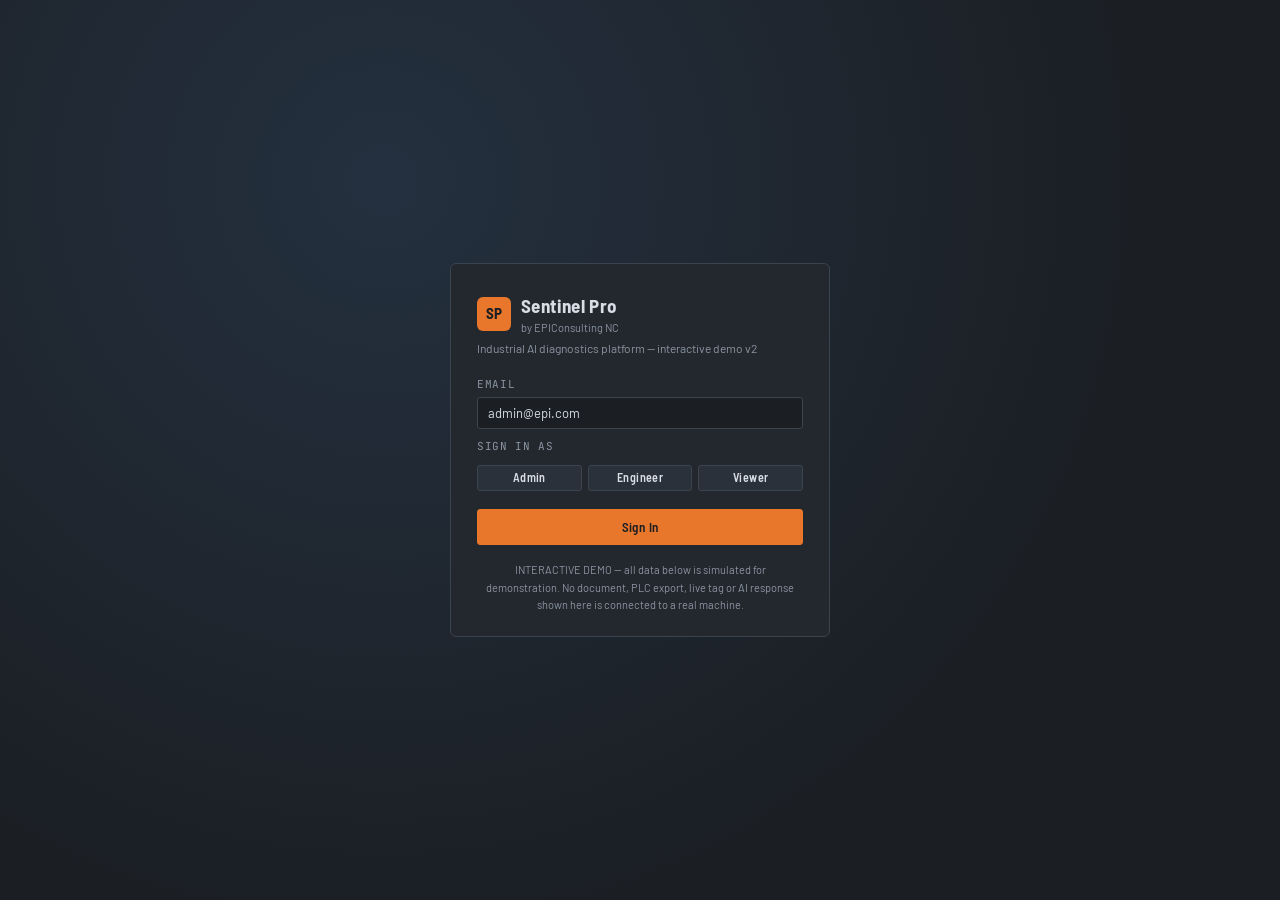
<file: v2/index.html>
<!DOCTYPE html>
<html lang="en">
<head>
<meta charset="UTF-8">
<meta name="viewport" content="width=device-width, initial-scale=1.0">
<title>Sentinel Pro — Interactive Demo v2</title>
<meta name="description" content="Sentinel Pro by EPIConsulting NC — an interactive vision prototype of an AI-grounded industrial diagnostics platform.">
<link rel="icon" href="data:image/svg+xml,<svg xmlns=%22http://www.w3.org/2000/svg%22 viewBox=%220 0 24 24%22><rect width=%2224%22 height=%2224%22 rx=%225%22 fill=%22%23e8762b%22/><text x=%2212%22 y=%2216%22 font-size=%2211%22 font-family=%22sans-serif%22 font-weight=%22700%22 fill=%22%231b1f24%22 text-anchor=%22middle%22>SP</text></svg>">
<link rel="preconnect" href="https://fonts.googleapis.com">
<link rel="preconnect" href="https://fonts.gstatic.com" crossorigin>
<link href="https://fonts.googleapis.com/css2?family=Barlow:wght@400;500;600&family=Barlow+Semi+Condensed:wght@500;600;700&family=JetBrains+Mono:wght@400;500&display=swap" rel="stylesheet">
<link rel="stylesheet" href="css/tokens.css">
<link rel="stylesheet" href="css/demo.css">
</head>
<body>
<div id="login-root"></div>
<div id="app-root"></div>

<!-- Shared contract: data first, then UI helpers, then shell/router, then screens. -->
<script src="js/data.js"></script>
<script src="js/ui.js"></script>
<script src="js/app.js"></script>

<script src="js/screens/fleet.js"></script>
<script src="js/screens/workspace-overview.js"></script>
<script src="js/screens/workspace-documents.js"></script>
<script src="js/screens/documents.js"></script>
<script src="js/screens/customers.js"></script>
<script src="js/screens/machines.js"></script>

<script src="js/screens/workspace-diagnose.js"></script>
<script src="js/screens/workspace-livedata.js"></script>
<script src="js/screens/workspace-history.js"></script>
<script src="js/screens/knowledge.js"></script>

<script src="js/screens/workspace-twin.js"></script>
<script src="js/screens/reports.js"></script>
<script src="js/screens/svgstudio.js"></script>
<script src="js/screens/settings.js"></script>
<script src="js/screens/users.js"></script>
</body>
</html>
</file>
<file: v2/css/tokens.css>
/*
 * Sentinel Pro demo v2 — design tokens + primitives.
 * Ported from the real crossply-diagnostics frontend's Concept A ("Fleet Board")
 * design system (frontend/src/styles/concept-a.css), trimmed for a static,
 * zero-build demo. Fonts are loaded via Google Fonts <link> in index.html
 * instead of @fontsource npm imports. Do not invent new colors — reuse tokens.
 */
:root {
  --g0: #1b1f24;   /* ground */
  --g1: #23282f;   /* panel */
  --g2: #2b313a;   /* raised / selected */
  --gs: #161a1f;   /* strip / rail */
  --line: #2f363f;
  --line2: #3b434e;
  --ink: #d7dde5;
  --ink2: #a9b3be;
  --mute: #8a94a0;
  --norm: #6b7580;
  --val: #e8edf2;
  --fault: #e5484d;
  --warn: #f0b429;
  --info: #4c9be8;
  --ok-confirm: #3f9a63;
  --brand: #1e3a5f;
  --accent: #e8762b;
  --accent-ink: #1b1f24;
  --focus: #7fb8f0;
  --sans: "Barlow", system-ui, sans-serif;
  --cond: "Barlow Semi Condensed", "Barlow", system-ui, sans-serif;
  --mono: "JetBrains Mono", ui-monospace, Menlo, monospace;
  --shell-alarm-h: 34px;
  --shell-hdr-h: 52px;
  --shell-rail-w: 64px;
  --shell-mobile-bar-h: 64px;
  color-scheme: dark;
}
html[data-theme="light"] {
  --g0: #f2f4f7; --g1: #ffffff; --g2: #e9edf2; --gs: #e3e7ec;
  --line: #d5dbe2; --line2: #bfc7d1;
  --ink: #16202c; --ink2: #3d4c63; --mute: #6a7889; --norm: #8b95a1; --val: #0f1720;
  --fault: #b3261e; --warn: #9a5a00; --info: #2c6c94; --ok-confirm: #2e7d4f;
  --accent: #c45d17; --accent-ink: #ffffff; --focus: #2c6c94;
  color-scheme: light;
}

* { box-sizing: border-box; }
html, body { height: 100%; }
body {
  margin: 0; background: var(--g0); color: var(--ink);
  font-family: var(--sans); font-size: 13px; line-height: 1.45;
  -webkit-font-smoothing: antialiased;
}
a { color: var(--info); }
a:hover { color: var(--focus); }
:focus-visible { outline: 2px solid var(--focus); outline-offset: 1px; }
button { font: inherit; }

.mono { font-family: var(--mono); }
.cond { font-family: var(--cond); }
.mute { color: var(--mute); }
.ink2 { color: var(--ink2); }
.val  { font-family: var(--mono); color: var(--val); font-variant-numeric: tabular-nums; }
.unit { font-family: var(--mono); color: var(--mute); font-size: 11px; margin-left: 4px; }
.num  { font-family: var(--mono); font-size: 11px; color: var(--mute); font-weight: 400; }
.sec-label { font-family: var(--cond); font-size: 13px; font-weight: 600; letter-spacing: .04em; text-transform: uppercase; color: var(--ink2); }
.nowrap { white-space: nowrap; }

.panel { background: var(--g1); border: 1px solid var(--line); border-radius: 4px; min-width: 0; }
.panel > .ph, .ph {
  display: flex; align-items: center; gap: 10px; height: 36px; padding: 0 14px;
  border-bottom: 1px solid var(--line);
  font-family: var(--cond); font-size: 13px; font-weight: 600; letter-spacing: .04em;
  text-transform: uppercase; color: var(--ink2);
}
.ph .num { font-family: var(--mono); font-size: 11px; color: var(--mute); font-weight: 400; }
.ph .sub { font-weight: 400; text-transform: none; letter-spacing: 0; color: var(--mute); font-family: var(--sans); }
.ph .grow, .grow { flex: 1; }
.pb { padding: 12px 14px; }

table.t { width: 100%; border-collapse: collapse; font-size: 13px; }
table.t th {
  font-family: var(--mono); font-size: 11px; letter-spacing: .06em; text-transform: uppercase;
  color: var(--mute); text-align: left; padding: 8px 12px; border-bottom: 1px solid var(--line2); font-weight: 500;
  white-space: nowrap;
}
table.t td { padding: 9px 12px; border-bottom: 1px solid var(--line); vertical-align: middle; }
table.t tr.sel td { background: var(--g2); }
table.t tr.row:hover td { background: color-mix(in srgb, var(--g2) 60%, transparent); }
table.t td.n, table.t th.n { text-align: right; font-family: var(--mono); font-variant-numeric: tabular-nums; }
table.t tr.sev-fault td:first-child { box-shadow: inset 3px 0 0 var(--fault); }
table.t tr.sev-warn  td:first-child { box-shadow: inset 3px 0 0 var(--warn); }
table.t tr.sev-info  td:first-child { box-shadow: inset 3px 0 0 var(--info); }
.tw { overflow-x: auto; min-width: 0; }
tr.row { display: table-row; align-items: initial; gap: 0; }

.dot { width: 8px; height: 8px; border-radius: 2px; background: var(--norm); display: inline-block; flex: none; }
.dot.fault { background: var(--fault); } .dot.warn { background: var(--warn); } .dot.info { background: var(--info); } .dot.ok { background: var(--ok-confirm); }
.state {
  display: inline-flex; align-items: center; gap: 7px; font-family: var(--cond); font-size: 12px; font-weight: 600;
  letter-spacing: .06em; text-transform: uppercase; color: var(--ink2); white-space: nowrap;
}
.state.fault { color: var(--fault); } .state.warn { color: var(--warn); } .state.info { color: var(--info); } .state.ok { color: var(--ok-confirm); }
.plate {
  display: inline-flex; align-items: center; gap: 7px; height: 22px; padding: 0 8px; border: 1px solid var(--line2);
  border-radius: 3px; background: var(--g0); font-family: var(--cond); font-size: 11px; font-weight: 600;
  letter-spacing: .08em; text-transform: uppercase; color: var(--ink2); white-space: nowrap;
}
.plate.fault { border-color: var(--fault); color: var(--fault); }
.plate.warn { border-color: var(--warn); color: var(--warn); }
.plate.unknown { border-style: dashed; color: var(--mute); }
.bar { height: 6px; background: var(--g2); border-radius: 1px; overflow: hidden; }
.bar i { display: block; height: 100%; background: var(--norm); }
.bar i.warn { background: var(--warn); } .bar i.fault { background: var(--fault); } .bar i.ok { background: var(--ok-confirm); }

.chip {
  display: inline-flex; align-items: center; gap: 8px; height: 24px; padding: 0 10px; border: 1px solid var(--line2);
  border-radius: 3px; font-family: var(--mono); font-size: 11px; letter-spacing: .06em; text-transform: uppercase;
  color: var(--ink2); background: var(--g0); white-space: nowrap; flex: none;
}
.chip .dot { width: 7px; height: 7px; border-radius: 50%; }
.chip.fault { border-color: var(--fault); color: var(--fault); } .chip.warn { border-color: var(--warn); color: var(--warn); } .chip.ok { border-color: var(--ok-confirm); color: var(--ok-confirm); }
.src {
  display: inline-flex; align-items: center; gap: 6px; height: 22px; padding: 0 8px; border: 1px solid var(--line2);
  border-radius: 3px; font-family: var(--mono); font-size: 11px; color: var(--ink2); background: var(--g0); white-space: nowrap;
}
.src .date { color: var(--mute); }
.badge-insuff {
  display: inline-flex; align-items: center; gap: 6px; height: 22px; padding: 0 8px; border: 1px solid var(--warn);
  color: var(--warn); border-radius: 3px; font-family: var(--mono); font-size: 11px; text-transform: uppercase; letter-spacing: .06em;
  white-space: nowrap;
}
.kbd { font-family: var(--mono); font-size: 11px; border: 1px solid var(--line2); border-bottom-width: 2px; border-radius: 3px; padding: 1px 6px; color: var(--mute); white-space: nowrap; }

.btn {
  display: inline-flex; align-items: center; justify-content: center; gap: 8px; height: 32px; padding: 0 14px; border-radius: 3px;
  border: 1px solid var(--line2); background: var(--g2); color: var(--ink); font-family: var(--cond); font-weight: 600;
  font-size: 13px; letter-spacing: .03em; cursor: pointer; white-space: nowrap; text-decoration: none;
}
.btn:hover { border-color: var(--ink2); }
.btn:disabled, .btn[aria-disabled="true"] { opacity: .45; cursor: not-allowed; }
.btn.primary { background: var(--accent); border-color: var(--accent); color: var(--accent-ink); }
.btn.ghost { background: transparent; }
.btn.danger { border-color: var(--fault); color: var(--fault); background: transparent; }
.btn.sm { height: 26px; padding: 0 10px; font-size: 12px; }
.btn svg { width: 16px; height: 16px; stroke: currentColor; fill: none; stroke-width: 1.7; stroke-linecap: round; stroke-linejoin: round; }
.link { background: none; border: 0; padding: 0; color: var(--info); cursor: pointer; font: inherit; }

.tabs { display: flex; gap: 2px; border-bottom: 1px solid var(--line); overflow-x: auto; }
.tabs .tab {
  padding: 10px 16px; font-family: var(--cond); font-weight: 600; font-size: 13px; letter-spacing: .05em; text-transform: uppercase;
  color: var(--mute); border-bottom: 2px solid transparent; white-space: nowrap; text-decoration: none; background: none; border-top: 0; border-left: 0; border-right: 0; cursor: pointer;
}
.tabs .tab.on { color: var(--ink); border-bottom-color: var(--accent); }
.modes { display: inline-flex; border: 1px solid var(--line2); border-radius: 3px; overflow: hidden; }
.modes .mode { height: 26px; padding: 0 10px; font-family: var(--cond); font-size: 12px; font-weight: 600; letter-spacing: .05em; text-transform: uppercase; color: var(--mute); background: transparent; border: 0; cursor: pointer; white-space: nowrap; }
.modes .mode + .mode { border-left: 1px solid var(--line2); }
.modes .mode.on { background: var(--g2); color: var(--ink); }

.field { display: flex; flex-direction: column; gap: 4px; min-width: 0; }
.field label, .lbl { font-family: var(--mono); font-size: 11px; letter-spacing: .06em; text-transform: uppercase; color: var(--mute); }
.input, .select, .textarea {
  height: 32px; padding: 0 10px; border: 1px solid var(--line2); border-radius: 3px; background: var(--g0); color: var(--ink);
  font: inherit; min-width: 0; width: 100%;
}
.textarea { height: auto; padding: 8px 10px; resize: vertical; }
.input:focus, .select:focus, .textarea:focus { outline: 2px solid var(--focus); outline-offset: 0; border-color: var(--focus); }
.input.mono { font-family: var(--mono); }
.check { display: inline-flex; align-items: center; gap: 8px; cursor: pointer; }
.check input { accent-color: var(--info); }
.switch { position: relative; width: 34px; height: 18px; border-radius: 9px; background: var(--g2); border: 1px solid var(--line2); cursor: pointer; flex: none; display: inline-block; }
.switch::after { content: ""; position: absolute; top: 2px; left: 2px; width: 12px; height: 12px; border-radius: 50%; background: var(--mute); transition: left .12s; }
.switch.on { background: var(--info); border-color: var(--info); } .switch.on::after { left: 18px; background: #fff; }

.note { padding: 10px 12px; border: 1px solid var(--line2); border-left-width: 3px; border-radius: 3px; background: var(--g0); font-size: 12.5px; color: var(--ink2); }
.note.fault { border-left-color: var(--fault); } .note.warn { border-left-color: var(--warn); } .note.info { border-left-color: var(--info); }
.note.ok { border-left-color: var(--ok-confirm); }
.empty { padding: 28px 16px; text-align: center; color: var(--mute); font-size: 12.5px; }
.empty .k { font-family: var(--cond); font-size: 14px; font-weight: 600; color: var(--ink2); margin-bottom: 4px; }
.sk { display: inline-block; height: 10px; border-radius: 2px; background: linear-gradient(90deg, var(--g2), var(--line2), var(--g2)); background-size: 200% 100%; animation: sk 1.2s linear infinite; }
@keyframes sk { to { background-position: -200% 0; } }
@media (prefers-reduced-motion: reduce) { .sk { animation: none; } }

.overlay { position: fixed; inset: 0; background: rgba(0,0,0,.55); display: grid; place-items: center; z-index: 60; padding: 16px; }
.modal { background: var(--g1); border: 1px solid var(--line2); border-radius: 4px; width: min(640px, 100%); max-height: 90dvh; overflow: auto; }
.modal.wide { width: min(880px, 100%); }
.modal .mh { display: flex; align-items: center; gap: 10px; height: 40px; padding: 0 14px; border-bottom: 1px solid var(--line); font-family: var(--cond); font-weight: 600; text-transform: uppercase; letter-spacing: .04em; color: var(--ink2); }
.modal .mb { padding: 14px; }
.modal .mf { display: flex; gap: 8px; justify-content: flex-end; padding: 10px 14px; border-top: 1px solid var(--line); }
.toasts { position: fixed; right: 16px; top: calc(var(--shell-alarm-h) + var(--shell-hdr-h) + 12px); display: flex; flex-direction: column; gap: 8px; z-index: 70; max-width: min(420px, calc(100vw - 32px)); }
.toast { padding: 10px 12px; border: 1px solid var(--line2); border-left-width: 3px; border-radius: 3px; background: var(--g1); color: var(--ink); font-size: 12.5px; box-shadow: 0 6px 20px rgba(0,0,0,.35); }
.toast.fault { border-left-color: var(--fault); } .toast.warn { border-left-color: var(--warn); } .toast.info { border-left-color: var(--info); } .toast.ok { border-left-color: var(--ok-confirm); }

.page { padding: 16px; min-width: 0; max-width: 1600px; margin: 0 auto; }
.cols { display: grid; gap: 16px; align-items: start; min-width: 0; }
.cols-2 { grid-template-columns: minmax(0, 1fr) 320px; }
.cols-3 { grid-template-columns: 250px minmax(0, 1fr) 330px; }
@media (max-width: 1024px) { .cols-2, .cols-3 { grid-template-columns: minmax(0, 1fr); } }
.row { display: flex; align-items: center; gap: 10px; min-width: 0; }
.stack { display: flex; flex-direction: column; gap: 10px; min-width: 0; }
.sr-only { position: absolute; width: 1px; height: 1px; overflow: hidden; clip: rect(0 0 0 0); white-space: nowrap; }

.fileplate {
  display: inline-flex; align-items: center; justify-content: center;
  background: var(--g2); color: var(--ink2); border: 1px solid var(--line2); border-top-width: 3px; border-radius: 3px;
  font-family: var(--mono); font-size: 10px; letter-spacing: .04em; text-transform: uppercase;
  width: 34px; height: 26px; flex: none;
}
.fileplate--plc       { border-top-color: var(--ink2); }
.fileplate--hmi       { border-top-color: var(--mute); }
.fileplate--drive     { border-top-color: var(--norm); }
.fileplate--tag       { border-top-style: dashed; }
.fileplate--doc       { border-top-width: 3px; }
.fileplate--schematic { border-style: dashed; }
</file>
<file: v2/css/demo.css>
/*
 * Sentinel Pro demo v2 — shell chrome + screen layout classes not present
 * in the ported token file. Screens should prefer tokens.css primitives
 * (.panel/.btn/.chip/.state/.plate/.table.t/.cols/.stack/.row) first and
 * only add a rule here when nothing in tokens.css covers the shape.
 */

/* ---------- demo banner ---------- */
.demo-banner {
  position: fixed; left: 0; right: 0; bottom: 0; z-index: 80;
  background: var(--brand); color: #fff; font-family: var(--cond);
  font-size: 11px; letter-spacing: .05em; text-transform: uppercase;
  text-align: center; padding: 5px 10px; border-top: 1px solid var(--accent);
}
.demo-banner b { color: var(--accent); }

/* ---------- login ---------- */
.login-wrap {
  position: fixed; inset: 0; background: radial-gradient(circle at 30% 20%, #24303f 0%, var(--g0) 65%);
  display: grid; place-items: center; z-index: 90;
}
.login-card { width: min(380px, 92vw); background: var(--g1); border: 1px solid var(--line2); border-radius: 6px; padding: 28px 26px 22px; }
.login-logo { display: flex; align-items: center; gap: 10px; margin-bottom: 4px; }
.login-logo .mark { width: 34px; height: 34px; border-radius: 6px; background: var(--accent); display: grid; place-items: center; color: var(--accent-ink); font-family: var(--cond); font-weight: 700; font-size: 15px; }
.login-title { font-family: var(--cond); font-size: 19px; font-weight: 700; letter-spacing: .02em; }
.login-sub { color: var(--mute); font-size: 12px; margin: 2px 0 20px; }
.login-card .field + .field { margin-top: 12px; }
.login-card .btn.primary { width: 100%; margin-top: 18px; height: 36px; }
.login-role-pick { display: flex; gap: 6px; margin-top: 6px; }
.login-role-pick button { flex: 1; }
.login-foot { margin-top: 16px; font-size: 11px; color: var(--mute); text-align: center; line-height: 1.6; }

/* ---------- shell ---------- */
.app-shell { display: flex; flex-direction: column; height: 100dvh; }
.alarm-strip {
  height: var(--shell-alarm-h); flex: none; background: var(--gs); border-bottom: 1px solid var(--line);
  display: flex; align-items: center; gap: 14px; padding: 0 14px; overflow-x: auto;
}
.alarm-strip .astat { display: flex; align-items: center; gap: 6px; font-family: var(--mono); font-size: 11px; color: var(--ink2); white-space: nowrap; }
.shell-hdr {
  height: var(--shell-hdr-h); flex: none; border-bottom: 1px solid var(--line); background: var(--g1);
  display: flex; align-items: center; gap: 14px; padding: 0 16px;
}
.crumb { font-family: var(--cond); font-size: 15px; font-weight: 600; letter-spacing: .01em; }
.crumb .sep { color: var(--mute); margin: 0 6px; font-weight: 400; }
.shell-body { flex: 1; display: flex; min-height: 0; }
.rail {
  width: var(--shell-rail-w); flex: none; background: var(--gs); border-right: 1px solid var(--line);
  display: flex; flex-direction: column; align-items: center; padding: 10px 0; gap: 2px; overflow-y: auto;
}
.rail .rail-item {
  width: 46px; height: 46px; border-radius: 6px; display: flex; flex-direction: column; align-items: center; justify-content: center;
  gap: 3px; color: var(--mute); background: none; border: 0; cursor: pointer; font-family: var(--cond); font-size: 9px;
  text-transform: uppercase; letter-spacing: .04em; text-decoration: none;
}
.rail .rail-item svg { width: 19px; height: 19px; stroke: currentColor; fill: none; stroke-width: 1.6; }
.rail .rail-item:hover { color: var(--ink2); background: var(--g2); }
.rail .rail-item.on { color: var(--accent); background: var(--g2); }
.rail .rail-spacer { flex: 1; }
.main { flex: 1; min-width: 0; overflow-y: auto; padding-bottom: 34px; }

/* ---------- fleet board ---------- */
.kpi-row { display: grid; grid-template-columns: repeat(auto-fit, minmax(150px, 1fr)); gap: 12px; margin-bottom: 16px; }
.kpi { background: var(--g1); border: 1px solid var(--line); border-radius: 4px; padding: 12px 14px; }
.kpi .k-label { font-family: var(--mono); font-size: 10.5px; letter-spacing: .06em; text-transform: uppercase; color: var(--mute); }
.kpi .k-val { font-family: var(--cond); font-size: 25px; font-weight: 700; color: var(--val); margin-top: 4px; }
.kpi .k-sub { font-size: 11px; color: var(--mute); margin-top: 2px; }

.mgrid { display: grid; grid-template-columns: repeat(auto-fill, minmax(230px, 1fr)); gap: 12px; }
.mcard {
  background: var(--g1); border: 1px solid var(--line); border-radius: 4px; padding: 0; cursor: pointer;
  text-align: left; display: block; width: 100%; color: inherit; font: inherit;
}
.mcard:hover { border-color: var(--line2); }
.mcard .mc-hd { display: flex; align-items: center; gap: 8px; padding: 10px 12px; border-bottom: 1px solid var(--line); }
.mcard .mc-name { font-family: var(--cond); font-weight: 600; font-size: 14px; flex: 1; }
.mcard .mc-body { padding: 10px 12px; display: flex; flex-direction: column; gap: 8px; }
.mcard .mc-row { display: flex; justify-content: space-between; font-size: 11.5px; color: var(--ink2); }

/* ---------- workspace ---------- */
.wprofile { display: flex; align-items: center; gap: 12px; padding: 12px 14px; border-bottom: 1px solid var(--line); }
.wprofile .wp-icon { width: 40px; height: 40px; border-radius: 6px; background: var(--g2); display: grid; place-items: center; font-family: var(--cond); font-weight: 700; color: var(--ink2); flex: none; }
.wprofile .wp-name { font-family: var(--cond); font-size: 17px; font-weight: 700; }
.wprofile .wp-meta { color: var(--mute); font-size: 11.5px; margin-top: 2px; }

/* ---------- diagnostics chat ---------- */
.chat-shell { display: flex; flex-direction: column; height: min(72vh, 720px); min-height: 420px; }
.chat-log { flex: 1; overflow-y: auto; padding: 14px; display: flex; flex-direction: column; gap: 14px; }
.msg { max-width: 78%; display: flex; flex-direction: column; gap: 6px; }
.msg.user { align-self: flex-end; align-items: flex-end; }
.msg.ai { align-self: flex-start; }
.msg .bubble { padding: 10px 13px; border-radius: 6px; font-size: 13px; line-height: 1.55; white-space: pre-wrap; }
.msg.user .bubble { background: var(--g2); border: 1px solid var(--line2); }
.msg.ai .bubble { background: var(--g0); border: 1px solid var(--line); }
.msg .msg-meta { font-size: 10.5px; color: var(--mute); font-family: var(--mono); }
.msg .cites { display: flex; flex-wrap: wrap; gap: 6px; margin-top: 2px; }
.msg .typing { display: inline-flex; gap: 4px; align-items: center; }
.msg .typing i { width: 5px; height: 5px; border-radius: 50%; background: var(--mute); animation: tdot 1s infinite ease-in-out; display: inline-block; }
.msg .typing i:nth-child(2) { animation-delay: .15s; } .msg .typing i:nth-child(3) { animation-delay: .3s; }
@keyframes tdot { 0%, 60%, 100% { opacity: .25; } 30% { opacity: 1; } }
.chat-input-row { border-top: 1px solid var(--line); padding: 10px 12px; display: flex; gap: 8px; align-items: flex-end; }
.chat-input-row .textarea { flex: 1; }
.session-list { max-height: 640px; overflow-y: auto; }
.session-item { display: block; width: 100%; text-align: left; padding: 9px 12px; border: 0; background: none; color: inherit; font: inherit; border-bottom: 1px solid var(--line); cursor: pointer; }
.session-item:hover, .session-item.on { background: var(--g2); }
.session-item .si-title { font-size: 12.5px; color: var(--ink); }
.session-item .si-meta { font-size: 10.5px; color: var(--mute); font-family: var(--mono); margin-top: 2px; }

/* ---------- OPC / live data ---------- */
.opc-trend-wrap { position: relative; height: 150px; }
.opc-trend-wrap canvas { width: 100%; height: 100%; display: block; }
.tagrow-val { font-family: var(--mono); font-size: 13px; color: var(--val); }

/* ---------- rings / coverage ---------- */
.ring-grid { display: grid; grid-template-columns: repeat(auto-fit, minmax(96px, 1fr)); gap: 14px; text-align: center; }
.ring-wrap svg circle.bg { stroke: var(--g2); }
.ring-wrap svg circle.fg { stroke: var(--info); transition: stroke-dashoffset .4s; }
.ring-wrap .ring-label { font-family: var(--cond); font-size: 10px; letter-spacing: .04em; text-transform: uppercase; color: var(--mute); margin-top: 4px; }
.ring-wrap .ring-val { font-family: var(--mono); font-size: 15px; fill: var(--val); }

/* ---------- twin ---------- */
.twin-canvas-wrap { position: relative; height: 280px; background: var(--g0); border-radius: 3px; overflow: hidden; }

/* ---------- misc grids ---------- */
.card-grid { display: grid; grid-template-columns: repeat(auto-fill, minmax(260px, 1fr)); gap: 12px; }
.hscroll { display: flex; gap: 10px; overflow-x: auto; padding-bottom: 4px; }

@media (max-width: 900px) {
  .rail { display: none; }
  .page { padding: 12px; }
}
</file>
